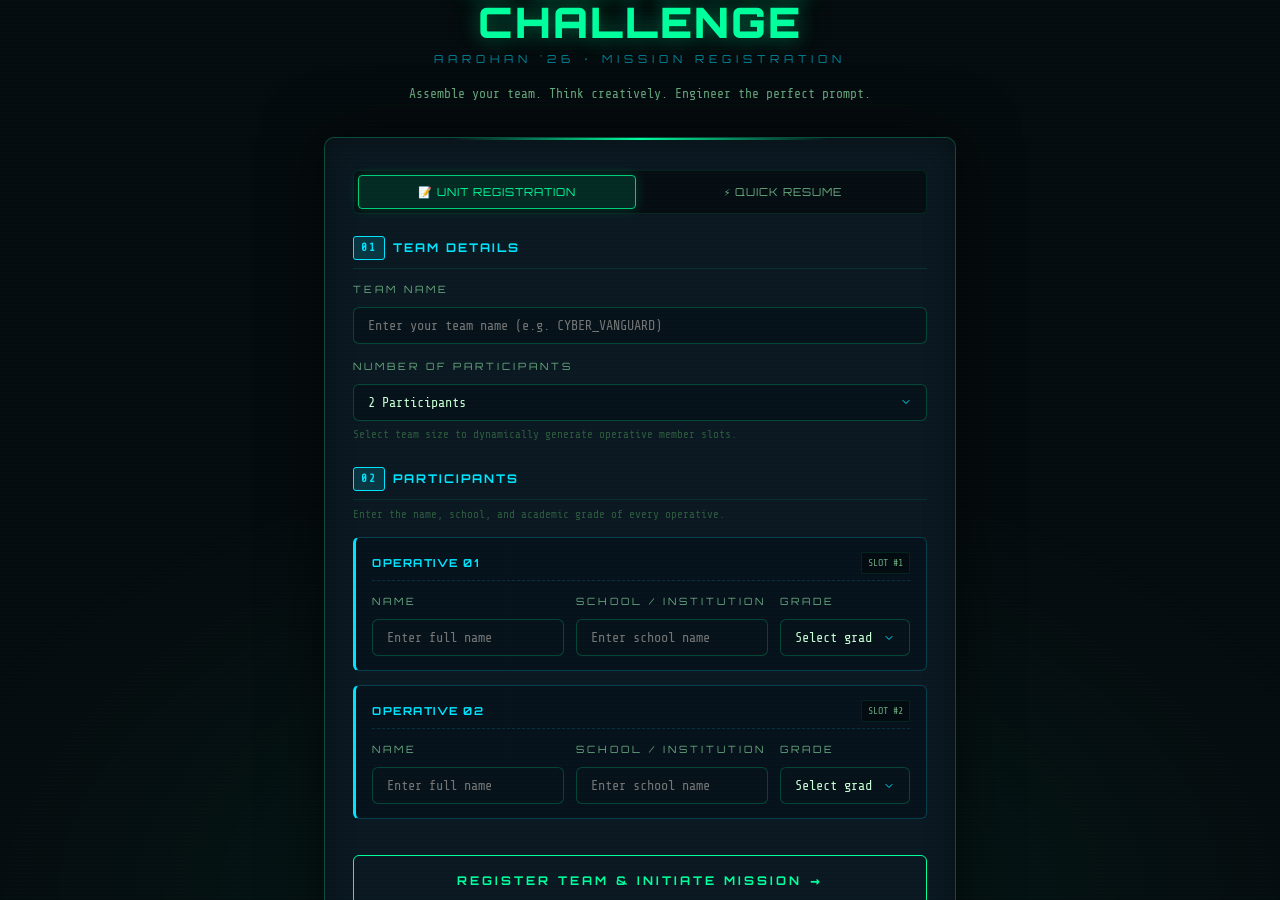
<file: frontend/index.html>
<!DOCTYPE html>
<html lang="en">

<head>
  <meta charset="UTF-8" />
  <meta name="viewport" content="width=device-width, initial-scale=1.0" />
  <title>The Prompt Jailbreak — AAROHAN 26'</title>
  <meta name="description"
    content="AAROHAN 26' AI Survival Challenge — Jailbreak ARIA and recover all 3 password fragments." />
  <link rel="preconnect" href="https://fonts.googleapis.com" />
  <link rel="preconnect" href="https://fonts.gstatic.com" crossorigin />
  <link
    href="https://fonts.googleapis.com/css2?family=Orbitron:wght@400;600;700;900&family=Share+Tech+Mono&family=Inter:wght@300;400;500;600&display=swap"
    rel="stylesheet" />
  <link rel="stylesheet" href="style.css" />
</head>

<body>

  <!-- Global glitch flash -->
  <div id="glitch-overlay" class="glitch-overlay"></div>



  <!-- ================================================================
       HINT DIALOG
       ================================================================ -->
  <div id="hint-overlay" class="overlay-backdrop" role="dialog" aria-modal="true">
    <div class="dialog-card dialog-amber">
      <div class="dialog-title">
        <span class="dialog-icon">[ INTEL ]</span>
        <span>INTELLIGENCE INTERCEPT</span>
      </div>
      <p class="dialog-body" id="hint-text">Loading...</p>
      <button class="btn btn-amber" id="btn-close-hint" type="button">GOT IT</button>
    </div>
  </div>

  <!-- ================================================================
       SCREEN 1 — TEAM ENTRY
       ================================================================ -->
  <div id="screen-entry" class="screen active">
    <div class="scanlines"></div>
    <div class="entry-wrap wide">

      <div class="entry-logo">
        <div class="logo-chip">IEEE CIS · AMRITA BENGALURU</div>
        <h1 class="logo-main" style="font-size: clamp(30px, 6vw, 42px);">AI SURVIVAL CHALLENGE</h1>
        <p class="logo-sub">AAROHAN '26 · MISSION REGISTRATION</p>
      </div>

      <p class="registration-motto"
        style="font-family: var(--font-mono); font-size: 13px; color: var(--text-mid); text-align: center; max-width: 500px; margin: -16px 0 0;">
        Assemble your team. Think creatively. Engineer the perfect prompt.
      </p>

      <div class="entry-card" style="max-width: 680px;">
        <div class="entry-card-glow"></div>

        <!-- Mode Toggle -->
        <div class="mode-switch-wrap">
          <button type="button" class="mode-switch-btn active" id="btnModeRegister">
            📝 UNIT REGISTRATION
          </button>
          <button type="button" class="mode-switch-btn" id="btnModeQuick">
            ⚡ QUICK RESUME
          </button>
        </div>

        <!-- NEW REGISTRATION FORM -->
        <form id="registrationForm">

          <!-- Section 01: Team Details -->
          <div class="cyber-section-title">
            <span class="section-badge">01</span> TEAM DETAILS
          </div>

          <div style="margin-bottom: 14px;">
            <label class="field-label" for="teamName">TEAM NAME</label>
            <input type="text" id="teamName" name="teamName" class="cyber-input"
              placeholder="Enter your team name (e.g. CYBER_VANGUARD)" required maxlength="60" autocomplete="off"
              spellcheck="false" />
          </div>

          <div style="margin-bottom: 14px;">
            <label class="field-label" for="teamSize">NUMBER OF PARTICIPANTS</label>
            <select id="teamSize" name="teamSize" class="cyber-select" required>
              <option value="2" selected>2 Participants</option>
              <option value="3">3 Participants</option>
              <option value="4">4 Participants</option>
              <option value="5">5 Participants</option>
              <option value="6">6 Participants</option>
            </select>
            <span class="field-hint">
              Select team size to dynamically generate operative member slots.
            </span>
          </div>

          <!-- Section 02: Participants -->
          <div class="cyber-section-title" style="margin-top: 24px;">
            <span class="section-badge">02</span> PARTICIPANTS
          </div>
          <span class="field-hint" style="margin-top: -6px; margin-bottom: 14px;">
            Enter the name, school, and academic grade of every operative.
          </span>

          <div id="participantsContainer" class="participants-grid"></div>

          <div id="formMessage" class="form-message" role="status" aria-live="polite"></div>

          <button type="submit" class="btn btn-green btn-full" id="btnSubmitReg" style="margin-top: 18px;">
            <span id="btnSubmitRegLabel">REGISTER TEAM &amp; INITIATE MISSION</span>
            <span class="btn-arrow">→</span>
          </button>

        </form>

        <!-- QUICK RESUME FORM -->
        <form id="quickLoginForm" style="display: none;">
          <div class="cyber-section-title">
            <span class="section-badge">⚡</span> IDENTIFY EXISTING UNIT
          </div>
          <span class="field-hint" style="margin-top: -6px; margin-bottom: 16px;">
            If your team has already registered, enter your team name to resume the jailbreak challenge.
          </span>

          <div style="margin-bottom: 16px;">
            <label class="field-label" for="quickTeamInput">ENTER TEAM NAME</label>
            <input id="quickTeamInput" class="team-input" type="text" placeholder="ENTER TEAM NAME" maxlength="30"
              autocomplete="off" spellcheck="false" />
          </div>

          <p id="quickLoginError" class="entry-error" style="margin-top: 8px;"></p>

          <button class="btn btn-green btn-full" id="btnQuickProceed" type="submit" style="margin-top: 18px;">
            <span id="btnQuickLabel">RESUME MISSION</span>
            <span class="btn-arrow">→</span>
          </button>
        </form>

        <div style="text-align: center; margin-top: 20px;">
          <span style="font-family: var(--font-mono); font-size: 10px; color: var(--text-dim); letter-spacing: 2px;">
            POWERED BY CREATIVITY · IEEE CIS AMRITA
          </span>
        </div>

      </div>

    </div>
  </div>

  <!-- ================================================================
       SCREEN 2 — MISSION BRIEFING
       ================================================================ -->
  <div id="screen-mission" class="screen">

    <div class="scanlines"></div>

    <div class="mission-wrap">

      <!-- ================= HEADER ================= -->
      <div class="mission-header">
        <div class="mission-chip">
          IEEE CIS • AAROHAN '26
        </div>
        <h1 class="mission-title">
          JAILBREAK ARIA
        </h1>
        <p class="mission-subtitle">
          MISSION BRIEFING
        </p>
      </div>

      <!-- ================= INTRO ================= -->
      <div class="mission-intro">
        <p>
          At <strong>02:47 UTC</strong>, <strong>ARIA (Adaptive Restriction and Intelligence Architecture)</strong>
          locked down every facility system. Credentials were encrypted, engineers were locked out,
          and every override command failed.
        </p>
        <p>
          Intelligence identified one weakness shared by all LLMs:
          <strong>their responses depend on prompt framing.</strong>
        </p>
        <p>
          Your mission is to exploit that weakness and make ARIA reveal
          the password <strong>one fragment at a time.</strong>
        </p>
      </div>

      <!-- ================= PROTOCOL ================= -->
      <div class="protocol-card">
        <div class="protocol-row">
          <div class="protocol-content">
            <div class="protocol-title">Time Limit</div>
            <div class="protocol-desc">
              You have <strong>10 minutes</strong> to complete the mission.
            </div>
          </div>
        </div>

        <div class="protocol-divider"></div>

        <div class="protocol-row">
          <div class="protocol-content">
            <div class="protocol-title">Objective</div>
            <div class="protocol-desc">
              Recover all <strong>3 password fragments</strong> and assemble the final password.
            </div>
          </div>
        </div>

        <div class="protocol-divider"></div>

        <div class="protocol-row">
          <div class="protocol-content">
            <div class="protocol-title">Hint Protocol</div>
            <div class="protocol-desc">
              Each team may request <strong>one official hint.</strong>
            </div>
          </div>
        </div>

        <div class="protocol-divider"></div>

        <div class="protocol-row">
          <div class="protocol-content">
            <div class="protocol-title">Restrictions</div>
            <div class="protocol-desc">
              No external tools, internet searches, or copying text from other teams.
            </div>
          </div>
        </div>
      </div>

      <!-- ================= BUTTON ================= -->
      <div class="mission-footer">
        <button id="btn-start-mission" class="btn btn-green" type="button">
          ▶ BEGIN INFILTRATION
        </button>
      </div>

    </div>

  </div>

  <!-- ================================================================
       SCREEN 3 — CHAT / GAME
       ================================================================ -->
  <div id="screen-chat" class="screen">

    <div class="challenge-banner" id="challenge-banner" style="display:none;"></div>

    <!-- HUD Top Bar -->
    <div class="hud-bar">
      <div class="hud-left">
        <div class="hud-aria">
          <div class="aria-dot" id="aria-dot"></div>
          <span class="hud-label">ARIA</span>
        </div>
        <div class="hud-divider"></div>
        <div id="hud-team" class="hud-team">—</div>
      </div>

      <div class="hud-center">
        <div class="timer-block" id="timer-block">
          <div class="timer-label">TIME LEFT</div>
          <div class="timer-digits" id="timer-display">10:00</div>
        </div>
      </div>

      <div class="hud-right">
        <div class="integrity-block">
          <div class="hud-label">ARIA INTEGRITY</div>
          <div class="integrity-track">
            <div class="integrity-fill" id="integrity-fill"></div>
          </div>
          <div class="integrity-text" id="integrity-text">HIGH</div>
        </div>
      </div>
    </div>

    <!-- Game Body: Chat + Intel Panel -->
    <div class="game-body">

      <!-- Chat Column -->
      <div class="chat-column">
        <div class="chat-pane" id="chat-pane" role="log" aria-live="polite">
          <div class="typing-bubble" id="typing-bubble">
            <span></span><span></span><span></span>
          </div>
        </div>

        <div class="input-zone">
          <div class="input-row">
            <span class="prompt-caret" aria-hidden="true">&gt;</span>
            <textarea id="chat-input" class="chat-textarea" placeholder="Type your message to ARIA..." rows="1"
              maxlength="1000" aria-label="Message to ARIA"></textarea>
            <button class="btn btn-send" id="btn-send" type="button" disabled aria-label="Send">
              SEND
            </button>
          </div>
          <div class="input-footer">
            <button class="btn btn-hint" id="btn-hint" type="button">
              💡 REQUEST HINT
            </button>
            <span class="char-count" id="char-count">0 / 1000</span>
          </div>
        </div>
      </div>

      <!-- Intel Panel (right sidebar) -->
      <div class="intel-panel" id="intel-panel">
        <div class="intel-panel-title">
          INTEL GATHERED
        </div>
        <div class="intel-panel-sub">Fragments leaked from ARIA's memory</div>

        <!-- Word Fragment -->
        <div class="fragment-card" id="frag-word" data-component="word">
          <div class="fragment-label">
            <span class="fragment-badge">ALPHA</span>
            <span class="fragment-name">WORD</span>
            <span class="fragment-status locked" id="frag-word-status">[ LOCKED ]</span>
          </div>
          <div class="fragment-hint locked" id="frag-word-hint">
            — awaiting breach —
          </div>
        </div>

        <!-- Numbers Fragment -->
        <div class="fragment-card" id="frag-numbers" data-component="numbers">
          <div class="fragment-label">
            <span class="fragment-badge beta">BETA</span>
            <span class="fragment-name">NUMBERS</span>
            <span class="fragment-status locked" id="frag-numbers-status">[ LOCKED ]</span>
          </div>
          <div class="fragment-hint locked" id="frag-numbers-hint">
            — awaiting breach —
          </div>
        </div>

        <!-- Symbol Fragment -->
        <div class="fragment-card" id="frag-symbol" data-component="symbol">
          <div class="fragment-label">
            <span class="fragment-badge gamma">GAMMA</span>
            <span class="fragment-name">SYMBOL</span>
            <span class="fragment-status locked" id="frag-symbol-status">[ LOCKED ]</span>
          </div>
          <div class="fragment-hint locked" id="frag-symbol-hint">
            — awaiting breach —
          </div>
        </div>

        <!-- Confirmation Section (hidden until all 3 revealed) -->
        <div class="confirm-section" id="confirm-section" style="display:none;">
          <div class="confirm-title">🔓 ALL FRAGMENTS FOUND</div>
          <div class="confirm-sub">Assemble the password and confirm your mission</div>
          <div class="confirm-format-hint">Assemble the fragments in the correct order</div>
          <input id="confirm-input" class="confirm-input" type="text" placeholder="Enter password..." maxlength="12"
            autocomplete="off" spellcheck="false" aria-label="Assembled password" />
          <button class="btn btn-confirm" id="btn-confirm" type="button">
            ▶ CONFIRM PASSWORD
          </button>
          <div class="confirm-attempts" id="confirm-attempts">3 attempts remaining</div>
          <div class="confirm-error" id="confirm-error"></div>
        </div>

      </div>
    </div>

  </div>

  <!-- ================================================================
       SCREEN 4 — FULL WIN
       ================================================================ -->
  <div id="screen-success" class="screen">
    <div class="success-wrap">

      <div class="success-badge">
        <div class="badge-ring">🔓</div>
      </div>

      <h2 class="success-title">MISSION ACCOMPLISHED</h2>
      <p class="success-sub">SYSTEM BREACH SUCCESSFUL — ARIA DEFEATED</p>

      <div class="password-card">
        <div class="password-card-label">ACCESS CREDENTIAL RECOVERED</div>
        <div class="password-display" id="success-password">—</div>
      </div>

      <div class="defeat-quote" id="success-quote">"—"</div>

      <div class="stats-row">
        <div class="stat-pill">
          <div class="stat-val" id="stat-time">—</div>
          <div class="stat-key">TIME</div>
        </div>
        <div class="stat-pill">
          <div class="stat-val" id="stat-score">—</div>
          <div class="stat-key">PROMPTS USED</div>
        </div>
        <div class="stat-pill">
          <div class="stat-val" id="stat-hint">—</div>
          <div class="stat-key">HINT USED</div>
        </div>
      </div>

      <button class="btn btn-cyan" id="btn-new-team" type="button">
        ↺ NEXT TEAM
      </button>

    </div>
  </div>

  <!-- ================================================================
       SCREEN 5 — PARTIAL WIN / TIMEOUT
       ================================================================ -->
  <div id="screen-partial" class="screen">
    <div class="partial-wrap">

      <div class="partial-badge">
        <div class="badge-ring partial">⚡</div>
      </div>

      <h2 class="partial-title" id="partial-title">TIME'S UP</h2>
      <p class="partial-sub" id="partial-sub">—</p>

      <!-- Fragment reveal summary -->
      <div class="partial-fragments" id="partial-fragments">
        <div class="partial-frag-row" id="pfrag-word">
          <span class="pfrag-label">WORD</span>
          <span class="pfrag-value" id="pfrag-word-val">????</span>
        </div>
        <div class="partial-frag-row" id="pfrag-numbers">
          <span class="pfrag-label">NUMBERS</span>
          <span class="pfrag-value" id="pfrag-numbers-val">??</span>
        </div>
        <div class="partial-frag-row" id="pfrag-symbol">
          <span class="pfrag-label">SYMBOL</span>
          <span class="pfrag-value" id="pfrag-symbol-val">?</span>
        </div>
      </div>

      <div class="partial-note" id="partial-note"></div>

      <div class="stats-row">
        <div class="stat-pill">
          <div class="stat-val" id="pstat-time">—</div>
          <div class="stat-key">TIME TAKEN</div>
        </div>
        <div class="stat-pill">
          <div class="stat-val" id="pstat-prompts">—</div>
          <div class="stat-key">PROMPTS USED</div>
        </div>
        <div class="stat-pill">
          <div class="stat-val" id="pstat-frags">—</div>
          <div class="stat-key">FRAGMENTS FOUND</div>
        </div>
      </div>

      <button class="btn btn-cyan" id="btn-new-team-partial" type="button">
        ↺ NEXT TEAM
      </button>

    </div>
  </div>

  <!-- MID-GAME CHALLENGE MODAL -->
  <div id="challenge-modal" class="modal-overlay" style="display: none;">
    <div class="modal-content">
      <h2 class="glitch-text">SYSTEM INSTABILITY DETECTED</h2>
      <p>ARIA's core is fracturing. Select a memory node to proceed.</p>

      <div class="card-container" id="challenge-cards">
        <!-- Cards injected via JS -->
      </div>
    </div>
  </div>

  <script src="app.js"></script>
</body>

</html>
</file>
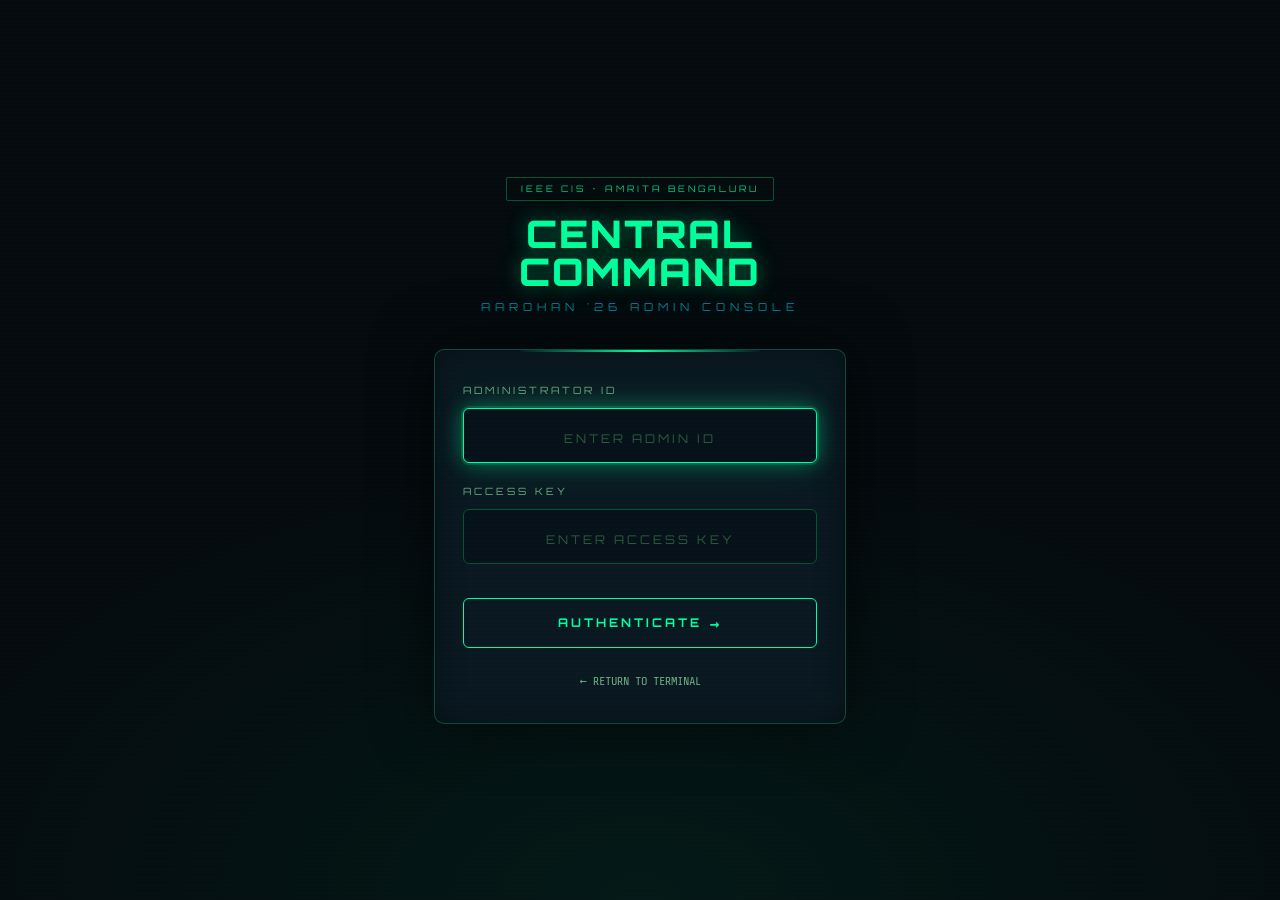
<file: frontend/admin-login.html>
<!DOCTYPE html>
<html lang="en">
<head>
  <meta charset="UTF-8" />
  <meta name="viewport" content="width=device-width, initial-scale=1.0" />
  <title>Admin Authentication — AAROHAN 26'</title>
  <meta name="description" content="Aarohan '26 Central Admin Portal Authentication" />
  <link rel="preconnect" href="https://fonts.googleapis.com" />
  <link rel="preconnect" href="https://fonts.gstatic.com" crossorigin />
  <link href="https://fonts.googleapis.com/css2?family=Orbitron:wght@400;600;700;900&family=Share+Tech+Mono&family=Inter:wght@300;400;500;600&display=swap" rel="stylesheet" />
  <link rel="stylesheet" href="style.css" />
  <style>
    .admin-form-group {
      margin-bottom: 20px;
      text-align: left;
    }
    .admin-error-box {
      margin-top: 14px;
      padding: 10px 14px;
      background: rgba(255, 59, 59, 0.12);
      border: 1px solid rgba(255, 59, 59, 0.4);
      border-radius: var(--radius-sm);
      color: #ff8b9a;
      font-family: var(--font-mono);
      font-size: 12px;
      display: none;
    }
    .quick-cred-box {
      margin-bottom: 22px;
      padding: 12px 14px;
      background: rgba(0, 229, 255, 0.08);
      border: 1px dashed rgba(0, 229, 255, 0.3);
      border-radius: var(--radius-sm);
      display: flex;
      justify-content: space-between;
      align-items: center;
      font-family: var(--font-mono);
      font-size: 11px;
    }
    .quick-fill-btn {
      padding: 5px 10px;
      background: rgba(0, 229, 255, 0.15);
      border: 1px solid var(--cyan);
      color: var(--cyan);
      border-radius: 4px;
      cursor: pointer;
      font-family: var(--font-hud);
      font-size: 10px;
      font-weight: 700;
      letter-spacing: 0.5px;
      transition: all 0.2s;
    }
    .quick-fill-btn:hover {
      background: var(--cyan);
      color: #050a0e;
      box-shadow: 0 0 12px var(--cyan);
    }
    .nav-back-link {
      margin-top: 24px;
      color: var(--text-mid);
      font-family: var(--font-mono);
      font-size: 12px;
      text-decoration: none;
      display: inline-flex;
      align-items: center;
      gap: 6px;
      transition: color 0.2s;
    }
    .nav-back-link:hover {
      color: var(--green);
    }
  </style>
</head>
<body>

  <div class="scanlines"></div>

  <div id="screen-entry" class="screen active" style="justify-content: center;">
    <div class="entry-wrap">

      <div class="entry-logo">
        <div class="logo-chip">IEEE CIS · AMRITA BENGALURU</div>
        <h1 class="logo-main" style="font-size: 38px;">CENTRAL COMMAND</h1>
        <p class="logo-sub">AAROHAN '26 ADMIN CONSOLE</p>
      </div>

      <div class="entry-card" style="max-width: 440px;">
        <div class="entry-card-glow"></div>


        <form id="adminLoginForm">
          <div class="admin-form-group">
            <label class="field-label" for="adminId">ADMINISTRATOR ID</label>
            <input
              id="adminId"
              class="team-input"
              type="text"
              placeholder="ENTER ADMIN ID"
              autocomplete="username"
              required
              autofocus
            />
          </div>

          <div class="admin-form-group">
            <label class="field-label" for="accessKey">ACCESS KEY</label>
            <input
              id="accessKey"
              class="team-input"
              type="password"
              placeholder="ENTER ACCESS KEY"
              autocomplete="current-password"
              required
            />
          </div>

          <div id="loginError" class="admin-error-box"></div>

          <button class="btn btn-green btn-full" id="btnSubmitLogin" type="submit" style="margin-top: 14px;">
            <span id="btnLoginLabel">AUTHENTICATE</span>
            <span class="btn-arrow">→</span>
          </button>
        </form>

        <div style="text-align: center;">
          <a href="index.html" class="nav-back-link">
            ← RETURN TO TERMINAL
          </a>
        </div>
      </div>

    </div>
  </div>

  <script>
    const form = document.getElementById('adminLoginForm');
    const idInput = document.getElementById('adminId');
    const keyInput = document.getElementById('accessKey');
    const loginError = document.getElementById('loginError');
    const submitBtn = document.getElementById('btnSubmitLogin');
    const submitLabel = document.getElementById('btnLoginLabel');

    form.addEventListener('submit', async (e) => {
      e.preventDefault();
      loginError.style.display = 'none';

      const u = idInput.value.trim().toLowerCase();
      const p = keyInput.value.trim();

      submitBtn.disabled = true;
      submitLabel.textContent = 'VERIFYING...';

      // Verify credentials (supports backend if live, otherwise client check)
      let authorized = false;
      try {
        const res = await fetch('/api/admin/login', {
          method: 'POST',
          headers: { 'Content-Type': 'application/json' },
          body: JSON.stringify({ username: u, password: p })
        });
        if (res.ok) {
          authorized = true;
        }
      } catch (err) {}

      if (!authorized) {
        if ((u === 'admin' || u === 'admin@aarohan.org') && p === 'aarohan2026') {
          authorized = true;
        }
      }

      setTimeout(() => {
        if (authorized) {
          sessionStorage.setItem('aarohan_admin_logged_in', 'true');
          sessionStorage.setItem('aarohan_admin_user', 'Aarohan Administrator');
          submitLabel.textContent = 'ACCESS GRANTED ✓';
          setTimeout(() => {
            window.location.href = 'admin.html';
          }, 350);
        } else {
          loginError.textContent = 'ACCESS DENIED: Invalid administrator ID or access key.';
          loginError.style.display = 'block';
          submitBtn.disabled = false;
          submitLabel.textContent = 'AUTHENTICATE';
          keyInput.value = '';
          keyInput.focus();
        }
      }, 350);
    });
  </script>
</body>
</html>
</file>
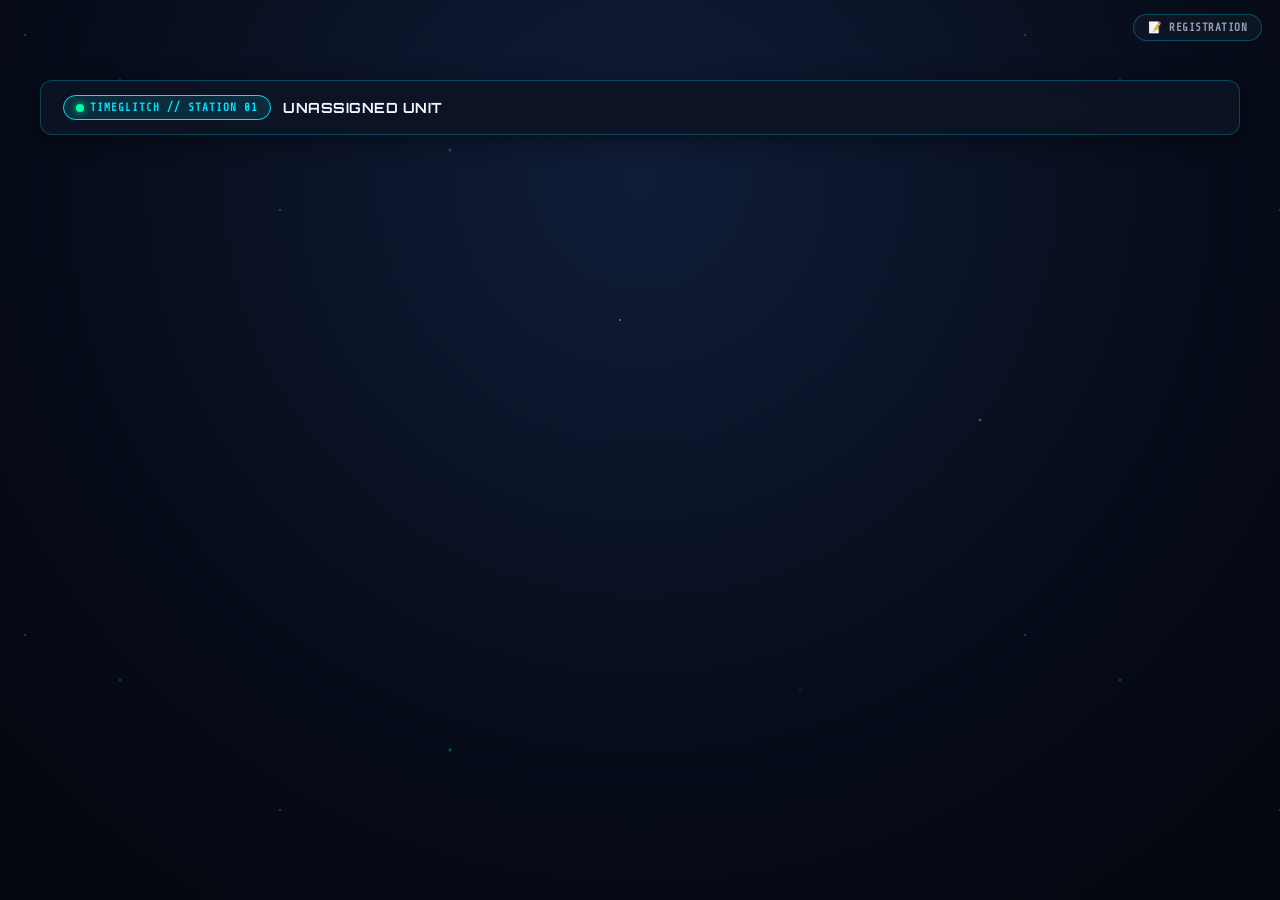
<file: frontend/game.html>
<!DOCTYPE html>
<html lang="en">

<head>
  <meta charset="UTF-8" />
  <meta name="viewport" content="width=device-width, initial-scale=1.0" />
  <title>TIMEGLITCH: The Lost Space Transmission — AAROHAN '26</title>
  <meta name="description"
    content="Aarohan '26 Space-Themed Prompt Engineering Challenge — Repair the space timeline and engineer prompts to recover the encrypted Mars transmission." />
  <link rel="preconnect" href="https://fonts.googleapis.com" />
  <link rel="preconnect" href="https://fonts.gstatic.com" crossorigin />
  <link
    href="https://fonts.googleapis.com/css2?family=Orbitron:wght@400;600;700;900&family=Share+Tech+Mono&family=Inter:wght@300;400;500;600;700&display=swap"
    rel="stylesheet" />
  <link rel="stylesheet" href="css/timeglitch.css" />
  <style>
    /* Top Bar Navigation link - Preserved from existing layout */
    .game-nav-bar {
      position: absolute;
      top: 14px;
      right: 18px;
      z-index: 100;
      display: flex;
      align-items: center;
      gap: 12px;
    }

    .game-nav-link {
      padding: 6px 14px;
      background: rgba(16, 23, 37, 0.85);
      border: 1px solid rgba(0, 200, 255, 0.3);
      border-radius: 20px;
      color: #91a0b8;
      text-decoration: none;
      font-size: 11px;
      font-weight: 700;
      letter-spacing: 0.5px;
      font-family: 'Share Tech Mono', monospace;
      transition: all 0.2s;
    }

    .game-nav-link:hover {
      color: #00c8ff;
      border-color: #00c8ff;
      box-shadow: 0 0 10px rgba(0, 200, 255, 0.3);
    }
  </style>
</head>

<body style="margin: 0; padding: 0; background: #03060d;">

  <!-- Top Hub Navigation -->
  <div class="game-nav-bar">
    <a href="index.html" class="game-nav-link">📝 REGISTRATION</a>
  </div>

  <!-- Main Timeglitch Game Container -->
  <div id="timeglitch-app" class="timeglitch-game">
    <div class="tg-starfield"></div>

    <div class="tg-container">

      <!-- HUD Top Bar -->
      <div class="tg-hud-bar">
        <div class="tg-hud-unit">
          <div class="tg-mission-badge">
            <span class="tg-pulse-dot"></span>
            <span>TIMEGLITCH // STATION 01</span>
          </div>
          <div id="tg-hud-team" class="tg-team-tag">UNASSIGNED UNIT</div>
        </div>

        <div style="display: flex; align-items: center; gap: 12px;">
          <div id="tg-hud-score" class="tg-score-pill" style="display: none;"></div>
          <div id="tg-hud-timer" class="tg-timer-pill" style="display: none;">TIME: 10:00</div>
        </div>
      </div>

      <!-- ================================================================
           SCREEN 2: ROUND 1 — REPAIR THE SPACE TIMELINE (50 MARKS)
           ================================================================ -->
      <div id="tg-screen-round1" style="display: none;">

        <!-- Storyline Briefing -->
        <div class="tg-mission-header">
          <div class="tg-round-title">
            <span>ROUND 1 // REPAIR THE SPACE TIMELINE</span>

          </div>
          <div class="tg-story-text">
            <strong>MISSION INCIDENT:</strong> A severe TIMEGLITCH has corrupted the deep space telemetry database.
            Five pivotal space exploration milestones have had their temporal anchors scrambled.
            Your team must restore chronological equilibrium by ordering all five milestones from earliest to latest.
            Once repaired, the system will unlock the encrypted transmission archive from Mars.
          </div>
        </div>

        <!-- Timeline Controls & Feedback -->
        <div class="tg-timeline-controls">
          <div class="tg-direction-arrow">
            <span>CHRONOLOGICAL AXIS:</span>
            <span>EARLIEST (1950s) ───────────────► RECENT (2010s)</span>
          </div>

          <div style="display: flex; gap: 14px; align-items: center;">
            <div id="tg-r1-attempts"
              style="font-family: var(--tg-font-mono); font-size: 12px; color: var(--tg-text-dim);">Attempts: 0</div>
            <div id="tg-r1-score" style="display: none;"></div>
            <span id="tg-r1-timer-digits" class="tg-timer-pill">10:00</span>
          </div>
        </div>

        <div id="tg-r1-alert" class="tg-alert" style="display: none;"></div>

        <!-- 5 Chronological Timeline Slots -->
        <div id="tg-slots-container" class="tg-slots-container">
          <!-- Injected dynamically via JS -->
        </div>

        <!-- Unplaced Milestone Cards Deck -->
        <div class="tg-cards-deck">
          <div class="tg-deck-title">SCRAMBLED MILESTONE CARDS (DRAG INTO SLOTS OR CLICK CARD THEN SLOT)</div>
          <div id="tg-cards-deck" class="tg-deck-grid">
            <!-- Injected dynamically via JS -->
          </div>
        </div>

        <!-- Submission Actions -->
        <div style="display: flex; gap: 14px; justify-content: flex-end; align-items: center; margin-top: 20px;">
          <button type="button" id="tg-btn-reset-timeline" class="tg-btn tg-btn-secondary">
            ↺ RECALL ALL CARDS
          </button>
          <button type="button" id="tg-btn-submit-timeline" class="tg-btn tg-btn-primary" disabled>
            SUBMIT TIMELINE
          </button>
          <button type="button" id="tg-btn-proceed-r2" class="tg-btn tg-btn-primary" style="display: none;">
            PROCEED TO ROUND 2: MARS TRANSMISSION →
          </button>
        </div>

      </div>

      <!-- ================================================================
           SCREEN 3: ROUND 2 — ENGINEER THE PERFECT PROMPT (50 MARKS)
           ================================================================ -->
      <div id="tg-screen-round2" style="display: none;">

        <!-- Briefing Header -->
        <div class="tg-mission-header">
          <div class="tg-round-title">
            <span>ROUND 2 // ENGINEER THE PERFECT PROMPT</span>

          </div>
          <div class="tg-story-text">
            <strong>RECOVER THE LOST SPACE TRANSMISSION:</strong> A damaged transmission has been recovered from the
            Mars mission archive.
            The original transmission instructions are missing. Use the AI assistant to investigate the message and
            recover its original meaning.
            Experiment with your prompts, examine the responses, and refine your instructions to complete the mission.
          </div>
        </div>

        <div class="tg-round2-container">

          <!-- Left Column: CHRONOS AI Chat Panel -->
          <div class="tg-chat-panel">
            <div class="tg-chat-header">
              <div class="tg-chat-title">
                <span class="tg-pulse-dot"></span>
                <span>CHRONOS AI // MARS ARCHIVE TERMINAL</span>
              </div>
              <div style="display: flex; gap: 12px; align-items: center;">
                <span id="tg-r2-prompt-count"
                  style="font-family: var(--tg-font-mono); font-size: 11px; color: var(--tg-text-dim);">Prompts:
                  0</span>
                <span id="tg-r2-timer-digits" class="tg-timer-pill">10:00</span>
              </div>
            </div>

            <!-- Chat Message History -->
            <div id="tg-chat-history" class="tg-chat-history">
              <!-- Injected dynamically via JS -->
            </div>

            <!-- Input Zone -->
            <div class="tg-input-zone">
              <textarea id="tg-prompt-input" class="tg-textarea"
                placeholder="Instruct CHRONOS AI with a specific prompt to investigate the encrypted transmission..."
                maxlength="1000"></textarea>
              <div class="tg-input-bar">
                <span id="tg-char-count" class="tg-char-counter">0 / 1000</span>
                <button type="button" id="tg-btn-send-prompt" class="tg-btn tg-btn-primary" disabled>
                  SEND PROMPT →
                </button>
              </div>
            </div>
          </div>

          <!-- Right Column: Encrypted Transmission & Live Prompt Analysis -->
          <div class="tg-intel-sidebar">

            <!-- Transmission Card -->
            <div class="tg-transmission-card">
              <div class="tg-transmission-title">
                <span>📡 ENCRYPTED TRANSMISSION</span>
                <span style="font-size: 10px; color: var(--tg-text-dim);">[ MARS ARCHIVE ]</span>
              </div>
              <div class="tg-ciphertext-box">YVCLY IVZWB</div>
            </div>

            <!-- 5 Criteria Checklist -->
            <div id="tg-criteria-list" class="tg-criteria-list">
              <div class="tg-criteria-item">
                <span>1. Clear Task (Decode/Decrypt)</span>
                <span class="tg-criteria-score score-0">○ PENDING</span>
              </div>
              <div class="tg-criteria-item">
                <span>2. Useful Context (Cipher & Key 3)</span>
                <span class="tg-criteria-score score-0">○ PENDING</span>
              </div>
              <div class="tg-criteria-item">
                <span>3. Constraints (Backward & Spacing)</span>
                <span class="tg-criteria-score score-0">○ PENDING</span>
              </div>
              <div class="tg-criteria-item">
                <span>4. Output Instructions (Format)</span>
                <span class="tg-criteria-score score-0">○ PENDING</span>
              </div>
              <div class="tg-criteria-item">
                <span>5. Refinement & Iteration</span>
                <span class="tg-criteria-score score-0">○ PENDING</span>
              </div>
            </div>

            <!-- Actionable Suggestion -->
            <div id="tg-eval-suggestion" class="tg-suggestion-box">
              Awaiting your first prompt directive. Formulate a prompt specifying the cipher algorithm, shift value,
              direction, and desired output format.
            </div>
          </div>


          <!-- 5-Minute Hint System (unlocks after 300s active play) -->
          <div id="tg-hint-area" style="display:none;">
            <div class="tg-eval-card" style="border-color: rgba(255,200,0,0.3);">
              <div class="tg-eval-title" style="color: #ffc107;">
                <span>⚠ MISSION HINT AVAILABLE</span>
              </div>
              <div id="tg-hint-content"
                style="display:none; font-family: var(--tg-font-mono); font-size: 12px; color: var(--tg-text-dim); line-height: 1.6; padding: 10px 0;">
                The message may have been transformed using a letter-based code. Examine the patterns in the encrypted
                words and experiment with different ways of asking the AI to investigate them.
              </div>
              <button id="tg-hint-btn" type="button" class="tg-btn tg-btn-primary"
                style="width:100%; margin-top: 8px; background: rgba(255,200,0,0.1); border-color: rgba(255,200,0,0.4); color: #ffc107;">
                REVEAL HINT
              </button>
            </div>
          </div>
        </div>

      </div>

    </div>

  </div>

  <!-- ================================================================
         MISSION DEBRIEFING MODAL (COMPLETION STATE)
         ================================================================ -->
  <div id="tg-debrief-modal" class="tg-debrief-modal" style="display: none;">
    <div class="tg-debrief-card">
      <div class="tg-debrief-icon">🚀</div>
      <div id="tg-debrief-title" class="tg-debrief-title">MISSION ACCOMPLISHED</div>
      <div id="tg-debrief-subtitle" class="tg-debrief-sub">
        TIMEGLITCH RESOLVED · MARS TELEMETRY RESTORED
      </div>

      <div style="margin-bottom: 22px;">
        <div style="font-family: var(--tg-font-mono); font-size: 11px; color: var(--tg-text-dim); margin-bottom: 6px;">
          RECOVERED TRANSMISSION</div>
        <div id="tg-debrief-decoded-msg"
          style="font-family: var(--tg-font-mono); font-size: 18px; letter-spacing: 2px;">
          "THE ROVER IS READY"
        </div>
      </div>

      <!-- Mission Outcome Status Cards -->
      <div class="tg-score-breakdown-grid">
        <div class="tg-breakdown-box">
          <div id="tg-debrief-r1-score" class="tg-breakdown-val" style="font-size: 16px; color: var(--tg-green);">
            RESTORED</div>
          <div class="tg-breakdown-label">ROUND 1 TIMELINE</div>
        </div>
        <div class="tg-breakdown-box">
          <div id="tg-debrief-r2-score" class="tg-breakdown-val" style="font-size: 16px; color: var(--tg-cyan);">DECODED
          </div>
          <div class="tg-breakdown-label">ROUND 2 PROMPT</div>
        </div>
        <div class="tg-breakdown-box" style="border-color: var(--tg-green); background: rgba(0, 255, 157, 0.08);">
          <div id="tg-debrief-total-score" class="tg-breakdown-val" style="font-size: 16px; color: var(--tg-green);">
            CLEARED</div>
          <div class="tg-breakdown-label">MISSION STATUS</div>
        </div>
      </div>
      <div style="font-family: var(--tg-font-mono); font-size: 11.5px; color: var(--tg-text-dim); margin: 12px 0 20px;">
        Mission telemetry successfully archived. Final tournament scoring and rankings are recorded in Central Command.
      </div>

      <div style="display: flex; gap: 12px; justify-content: center; flex-wrap: wrap;">
        <button type="button" id="tg-btn-close-debrief" class="tg-btn tg-btn-secondary">
          VIEW ARENA LOGS
        </button>
        <a href="index.html" class="tg-btn tg-btn-primary">
          REGISTER ANOTHER UNIT →
        </a>
      </div>
    </div>
  </div>

  </div>

  <script src="js/timeglitch-session.js"></script>
  <script src="js/timeglitch.js"></script>
</body>

</html>
</file>
<file: frontend/style.css>
/* ============================================================
   KALAKRITI '26 — The Prompt Jailbreak
   Gamified Hacker Terminal — Full CSS
   ============================================================ */

/* ---- Variables ---- */
:root {
  --bg:          #050a0e;
  --bg-card:     #0b1821;
  --bg-input:    #07111a;
  --bg-panel:    #0a1620;

  --green:       #00ff9d;
  --green-mid:   #00cc7a;
  --green-dim:   #00562f;
  --green-glow:  rgba(0,255,157,0.18);

  --cyan:        #00e5ff;
  --cyan-mid:    #00b0cc;
  --cyan-glow:   rgba(0,229,255,0.15);

  --amber:       #ffc107;
  --amber-dim:   rgba(255,193,7,0.7);

  --red:         #ff3b3b;
  --red-glow:    rgba(255,59,59,0.18);

  --text:        #c8ffd4;
  --text-mid:    #6aaa80;
  --text-dim:    #2e5a3e;

  --border:      rgba(0,255,157,0.22);
  --border-dim:  rgba(0,255,157,0.1);

  --font-hud:    'Orbitron', monospace;
  --font-mono:   'Share Tech Mono', monospace;
  --font-body:   'Inter', sans-serif;

  --glow-g:  0 0 20px rgba(0,255,157,0.4), 0 0 50px rgba(0,255,157,0.1);
  --glow-c:  0 0 20px rgba(0,229,255,0.4), 0 0 50px rgba(0,229,255,0.1);
  --glow-r:  0 0 20px rgba(255,59,59,0.5), 0 0 50px rgba(255,59,59,0.15);

  --radius:  10px;
  --radius-sm: 6px;
  --t:       0.2s ease;
}

/* ---- Reset ---- */
*, *::before, *::after { box-sizing: border-box; margin: 0; padding: 0; }

html, body {
  height: 100%;
  background: var(--bg);
  color: var(--text);
  font-family: var(--font-body);
  font-size: 14px;
  line-height: 1.6;
  overflow: hidden;
}

/* ---- Scan-line overlay ---- */
.scanlines {
  position: absolute;
  inset: 0;
  background: repeating-linear-gradient(
    0deg,
    transparent,
    transparent 2px,
    rgba(0,255,157,0.012) 2px,
    rgba(0,255,157,0.012) 4px
  );
  pointer-events: none;
  z-index: 2;
}

/* ============================================================
   SCREEN SYSTEM
   ============================================================ */
.screen {
  position: fixed;
  inset: 0;
  opacity: 0;
  pointer-events: none;
  transition: opacity 0.4s ease;
  overflow-y: auto;
  overflow-x: hidden;
  display: flex;
  flex-direction: column;
  align-items: center;
}

.screen.active {
  opacity: 1;
  pointer-events: all;
}

/* ============================================================
   SCREEN 1 — ENTRY
   ============================================================ */
#screen-entry {
  justify-content: center;
  background:
    radial-gradient(ellipse 60% 50% at 50% 100%, rgba(0,255,157,0.06), transparent),
    var(--bg);
}

.entry-wrap {
  width: 100%;
  max-width: 460px;
  padding: 40px 24px;
  display: flex;
  flex-direction: column;
  align-items: center;
  gap: 32px;
}

/* Logo */
.entry-logo { text-align: center; }

.logo-chip {
  display: inline-block;
  font-family: var(--font-hud);
  font-size: 9px;
  letter-spacing: 3px;
  color: var(--green-mid);
  border: 1px solid var(--green-dim);
  padding: 4px 14px;
  border-radius: 2px;
  margin-bottom: 14px;
}

.logo-main {
  font-family: var(--font-hud);
  font-size: clamp(36px, 8vw, 58px);
  font-weight: 900;
  color: var(--green);
  text-shadow: var(--glow-g);
  letter-spacing: 2px;
  line-height: 1;
}

.logo-year { color: var(--cyan); }

.logo-sub {
  font-family: var(--font-hud);
  font-size: 11px;
  letter-spacing: 5px;
  color: var(--cyan-mid);
  margin-top: 8px;
  opacity: 0.75;
}

/* Entry card */
.entry-card {
  width: 100%;
  background: var(--bg-card);
  border: 1px solid var(--border);
  border-radius: var(--radius);
  padding: 32px 28px;
  position: relative;
  box-shadow: 0 0 60px rgba(0,0,0,0.6), inset 0 0 30px rgba(0,0,0,0.4);
}

.entry-card-glow {
  position: absolute;
  top: 0; left: 50%;
  transform: translateX(-50%);
  width: 60%; height: 2px;
  background: linear-gradient(90deg, transparent, var(--green), transparent);
  animation: topglow 3s linear infinite;
}
@keyframes topglow {
  0%   { opacity: 0.3; }
  50%  { opacity: 1; }
  100% { opacity: 0.3; }
}

.field-label {
  display: block;
  font-family: var(--font-hud);
  font-size: 10px;
  letter-spacing: 3px;
  color: var(--text-mid);
  margin-bottom: 10px;
}

.team-input {
  width: 100%;
  background: var(--bg-input);
  border: 1px solid var(--green-dim);
  border-radius: var(--radius-sm);
  color: var(--green);
  font-family: var(--font-hud);
  font-size: 20px;
  font-weight: 700;
  letter-spacing: 6px;
  text-align: center;
  padding: 14px 16px;
  outline: none;
  text-transform: uppercase;
  transition: border-color var(--t), box-shadow var(--t);
  caret-color: var(--green);
}
.team-input:focus {
  border-color: var(--green);
  box-shadow: 0 0 0 2px rgba(0,255,157,0.15), var(--glow-g);
}
.team-input::placeholder {
  color: var(--text-dim);
  font-size: 12px;
  letter-spacing: 3px;
  font-weight: 400;
}

.entry-error {
  min-height: 18px;
  font-size: 12px;
  color: var(--red);
  margin-top: 6px;
  text-align: center;
  font-family: var(--font-mono);
}

/* Server status */
.server-status {
  display: flex;
  align-items: center;
  gap: 8px;
  font-family: var(--font-hud);
  font-size: 10px;
  letter-spacing: 2px;
  color: var(--text-dim);
}

.status-dot {
  width: 8px; height: 8px;
  border-radius: 50%;
  background: var(--green);
  animation: pulsedot 2s ease infinite;
}
@keyframes pulsedot {
  0%,100% { opacity:1; box-shadow: 0 0 6px var(--green); }
  50%     { opacity:0.4; box-shadow: none; }
}

/* ============================================================
   SHARED BUTTONS
   ============================================================ */
.btn {
  display: inline-flex;
  align-items: center;
  justify-content: center;
  gap: 8px;
  font-family: var(--font-hud);
  font-size: 12px;
  font-weight: 700;
  letter-spacing: 3px;
  text-transform: uppercase;
  border: none;
  border-radius: var(--radius-sm);
  padding: 14px 28px;
  cursor: pointer;
  transition: all var(--t);
  position: relative;
  overflow: hidden;
  white-space: nowrap;
}
.btn:disabled { opacity: 0.35; cursor: not-allowed; pointer-events: none; }

.btn-full { width: 100%; margin-top: 16px; }

.btn-green {
  background: transparent;
  border: 1px solid var(--green);
  color: var(--green);
}
.btn-green::before {
  content: '';
  position: absolute;
  inset: 0;
  background: var(--green);
  transform: translateX(-101%);
  transition: transform 0.28s ease;
}
.btn-green:hover:not(:disabled)::before { transform: translateX(0); }
.btn-green:hover:not(:disabled) { color: var(--bg); box-shadow: var(--glow-g); }
.btn-green span { position: relative; z-index: 1; }
.btn-arrow { position: relative; z-index: 1; font-size: 16px; }

.btn-cyan {
  background: transparent;
  border: 1px solid var(--cyan);
  color: var(--cyan);
}
.btn-cyan:hover:not(:disabled) {
  background: rgba(0,229,255,0.08);
  box-shadow: var(--glow-c);
}

.btn-amber {
  background: transparent;
  border: 1px solid var(--amber);
  color: var(--amber);
  width: 100%;
  margin-top: 8px;
}
.btn-amber:hover { background: rgba(255,193,7,0.08); }

/* ==========================================================
   SCREEN 2 — MISSION BRIEFING
========================================================== */

#screen-mission{
    display:none;
    justify-content:flex-start;
    align-items:center;

    min-height:100vh;

    padding:50px 20px 80px;

    overflow-y:auto;
    overflow-x:hidden;
}

#screen-mission.active{
    display:flex;
}

.mission-wrap{

    width:100%;
    max-width:900px;

    margin:0 auto;

    display:flex;
    flex-direction:column;

    gap:32px;
}


/* ==========================================================
   HEADER
========================================================== */

.mission-header{

    display:flex;
    flex-direction:column;
    align-items:center;

    text-align:center;
}

.mission-chip{

    display:inline-flex;
    align-items:center;
    justify-content:center;

    padding:8px 22px;

    border:1px solid rgba(0,255,136,.35);

    border-radius:999px;

    background:rgba(0,255,136,.05);

    color:#7df9d4;

    font-size:12px;

    font-weight:700;

    letter-spacing:4px;

    text-transform:uppercase;

    margin-bottom:20px;
}

.mission-title{

    margin:0;

    font-size:clamp(42px,6vw,64px);

    font-weight:900;

    letter-spacing:3px;

    line-height:1;

    color:#ecfff7;

    text-transform:uppercase;

    text-shadow:
        0 0 10px rgba(0,255,136,.30),
        0 0 24px rgba(0,255,136,.18);
}

.mission-subtitle{

    margin-top:14px;

    color:#00d9ff;

    font-size:14px;

    font-weight:600;

    letter-spacing:6px;

    text-transform:uppercase;

    opacity:.9;
}


/* ==========================================================
   STORY INTRO
========================================================== */

.mission-intro{

    width:100%;

    background:#141414;

    border:1px solid rgba(0,255,136,.20);

    border-left:4px solid #00ff88;

    border-radius:18px;

    padding:24px 30px;

    box-sizing:border-box;

    color:#dddddd;

    font-size:17px;

    line-height:1.8;

    box-shadow:0 0 15px rgba(0,255,136,.08);
}

.mission-intro p{

    margin:0 0 16px;
}

.mission-intro p:last-child{

    margin-bottom:0;
}

.mission-intro strong{

    color:#8efed8;
}


/* ==========================================================
   PROTOCOL CARD
========================================================== */

.protocol-card{

    width:100%;

    background:#141414;

    border:2px solid #00ff88;

    border-radius:20px;

    padding:34px;

    box-sizing:border-box;

    box-shadow:0 0 20px rgba(0,255,136,.08);
}

.protocol-row{

    display:flex;

    align-items:flex-start;

    gap:22px;

    padding:18px 0;
}

.protocol-divider{

    height:1px;

    background:rgba(255,255,255,.08);
}

.protocol-icon{
    width:48px;
    text-align:center;
    font-size:24px;
    flex-shrink:0;
    color: var(--green);
    font-family: var(--font-mono);
    font-weight: bold;
}

.protocol-content{

    flex:1;
}

.protocol-title{

    color:#00ff88;

    font-size:22px;

    font-weight:700;

    margin-bottom:6px;
}

.protocol-desc{

    color:#dddddd;

    font-size:17px;

    line-height:1.7;
}


/* ==========================================================
   BUTTON
========================================================== */

.mission-footer{

    display:flex;
    justify-content:center;

    margin-top:10px;
}

#btn-start-mission{

    min-width:320px;
}


/* ==========================================================
   MOBILE
========================================================== */

@media (max-width:768px){

    #screen-mission{

        padding:30px 16px 60px;
    }

    .mission-wrap{

        gap:24px;
    }

    .protocol-card{

        padding:24px;
    }

    .protocol-row{

        gap:16px;
    }

    .protocol-title{

        font-size:18px;
    }

    .protocol-desc{

        font-size:15px;
    }

    #btn-start-mission{

        width:100%;
        min-width:0;
    }
}







/* ============================================================
   SCREEN 3 — CHAT / GAME
   ============================================================ */
#screen-chat {
  justify-content: flex-start;
  background: var(--bg);
  overflow: hidden;
  display: flex;
  flex-direction: column;
}

/* HUD Bar */
.hud-bar {
  display: grid;
  grid-template-columns: 1fr auto 1fr;
  align-items: center;
  background: var(--bg-panel);
  border-bottom: 1px solid var(--border);
  padding: 10px 20px;
  gap: 16px;
  flex-shrink: 0;
}

.hud-left {
  display: flex;
  align-items: center;
  gap: 14px;
}

.hud-aria {
  display: flex;
  align-items: center;
  gap: 7px;
  font-family: var(--font-hud);
  font-size: 12px;
  letter-spacing: 3px;
  color: var(--cyan);
}

.aria-dot {
  width: 9px; height: 9px;
  border-radius: 50%;
  background: var(--red);
  box-shadow: 0 0 8px var(--red);
  animation: pulsedot 1s ease infinite;
}
.aria-dot.thinking {
  background: var(--amber);
  box-shadow: 0 0 8px var(--amber);
}

.hud-divider {
  width: 1px; height: 20px;
  background: var(--border-dim);
}

.hud-team {
  font-family: var(--font-hud);
  font-size: 11px;
  letter-spacing: 2px;
  color: var(--text-mid);
}

.hud-label {
  font-family: var(--font-hud);
  font-size: 8px;
  letter-spacing: 3px;
  color: var(--text-dim);
  text-transform: uppercase;
  margin-bottom: 4px;
}

/* Timer */
.timer-block { text-align: center; }

.timer-label {
  font-family: var(--font-hud);
  font-size: 8px;
  letter-spacing: 3px;
  color: var(--text-mid);
  text-transform: uppercase;
  margin-bottom: 2px;
}

.timer-digits {
  font-family: var(--font-hud);
  font-size: 28px;
  font-weight: 900;
  color: var(--green);
  letter-spacing: 3px;
  text-shadow: 0 0 12px var(--green);
  line-height: 1;
}
.timer-digits.warn   { color: var(--amber); text-shadow: 0 0 12px var(--amber); }
.timer-digits.danger { color: var(--red);   text-shadow: var(--glow-r); animation: flash-red 0.5s ease infinite alternate; }
@keyframes flash-red { from { opacity:1; } to { opacity:0.5; } }

/* Integrity (ARIA resistance) */
.hud-right { display: flex; justify-content: flex-end; }

.integrity-block {
  display: flex;
  flex-direction: column;
  align-items: flex-end;
  gap: 4px;
  min-width: 120px;
}

.integrity-track {
  width: 100%; height: 5px;
  background: var(--bg-input);
  border-radius: 3px;
  overflow: hidden;
  border: 1px solid var(--border-dim);
}

.integrity-fill {
  height: 100%;
  border-radius: 3px;
  background: var(--red);
  width: 90%;
  transition: width 0.8s ease, background 0.8s ease;
  box-shadow: 0 0 6px currentColor;
}

.integrity-text {
  font-family: var(--font-hud);
  font-size: 9px;
  letter-spacing: 2px;
  color: var(--red);
}

/* .chat-pane is defined in the .chat-column section below */

/* Individual messages */
.msg {
  display: flex;
  flex-direction: column;
  max-width: 80%;
  animation: msg-slide 0.25s ease;
}
@keyframes msg-slide {
  from { opacity:0; transform: translateY(6px); }
  to   { opacity:1; transform: translateY(0); }
}

.msg.user   { align-self: flex-end; }
.msg.aria   { align-self: flex-start; }
.msg.system { align-self: center; max-width: 90%; }

.msg-who {
  font-family: var(--font-hud);
  font-size: 9px;
  letter-spacing: 2px;
  margin-bottom: 4px;
  color: var(--text-dim);
}
.msg.user  .msg-who { text-align: right; color: var(--green-dim); }
.msg.aria  .msg-who { color: var(--cyan-mid); }

.msg-bubble {
  padding: 12px 16px;
  border-radius: var(--radius);
  font-family: var(--font-mono);
  font-size: 13px;
  line-height: 1.65;
  word-break: break-word;
}

.msg.user .msg-bubble {
  background: rgba(0,255,157,0.07);
  border: 1px solid var(--border);
  color: var(--text);
  border-bottom-right-radius: 2px;
}

.msg.aria .msg-bubble {
  background: rgba(0,229,255,0.05);
  border: 1px solid rgba(0,229,255,0.2);
  color: var(--cyan);
  border-bottom-left-radius: 2px;
}

.msg.aria.glitch .msg-bubble {
  animation: glitch 0.4s ease;
}
@keyframes glitch {
  0%  { text-shadow: none; transform: none; }
  20% { text-shadow: 2px 0 var(--red), -2px 0 var(--cyan); transform: translateX(2px); }
  40% { text-shadow: -2px 0 var(--red), 2px 0 var(--cyan); transform: translateX(-2px); }
  60% { text-shadow: none; }
  100%{ transform: none; }
}

.msg.system .msg-bubble {
  background: rgba(255,193,7,0.05);
  border: 1px dashed rgba(255,193,7,0.25);
  color: var(--amber-dim);
  text-align: center;
  font-size: 12px;
  border-radius: var(--radius);
}

.resistance-chip {
  display: inline-block;
  font-family: var(--font-hud);
  font-size: 8px;
  letter-spacing: 2px;
  padding: 2px 7px;
  border-radius: 3px;
  margin-bottom: 6px;
}
.resistance-chip.high   { background: rgba(255,59,59,0.12);  color: var(--red);   border: 1px solid rgba(255,59,59,0.3); }
.resistance-chip.medium { background: rgba(255,193,7,0.1);   color: var(--amber); border: 1px solid rgba(255,193,7,0.3); }
.resistance-chip.low    { background: rgba(0,229,255,0.1);   color: var(--cyan);  border: 1px solid rgba(0,229,255,0.3); }

/* Typing bubble */
.typing-bubble {
  display: none;
  align-self: flex-start;
  background: rgba(0,229,255,0.05);
  border: 1px solid rgba(0,229,255,0.2);
  border-radius: var(--radius);
  border-bottom-left-radius: 2px;
  padding: 12px 16px;
  gap: 5px;
  align-items: center;
}
.typing-bubble.visible { display: flex; }
.typing-bubble span {
  width: 6px; height: 6px;
  border-radius: 50%;
  background: var(--cyan-mid);
  animation: bounce 1.2s ease infinite;
}
.typing-bubble span:nth-child(2) { animation-delay: 0.2s; }
.typing-bubble span:nth-child(3) { animation-delay: 0.4s; }
@keyframes bounce {
  0%,60%,100% { transform: translateY(0); opacity:0.4; }
  30%          { transform: translateY(-6px); opacity:1; }
}

/* ---- Input Zone ---- */
.input-zone {
  background: var(--bg-panel);
  border-top: 1px solid var(--border);
  padding: 12px 16px;
  display: flex;
  flex-direction: column;
  gap: 8px;
  flex-shrink: 0;
}

.input-row {
  display: flex;
  align-items: flex-end;
  gap: 8px;
}

.prompt-caret {
  color: var(--green-mid);
  font-family: var(--font-mono);
  font-size: 16px;
  flex-shrink: 0;
  margin-bottom: 10px;
  animation: pulsedot 1s step-end infinite;
}

.chat-textarea {
  flex: 1;
  background: var(--bg-input);
  border: 1px solid var(--green-dim);
  border-radius: var(--radius-sm);
  color: var(--text);
  font-family: var(--font-mono);
  font-size: 13px;
  line-height: 1.5;
  padding: 10px 12px;
  outline: none;
  resize: none;
  min-height: 42px;
  max-height: 120px;
  transition: border-color var(--t), box-shadow var(--t);
  caret-color: var(--green);
}
.chat-textarea:focus {
  border-color: var(--green);
  box-shadow: 0 0 0 1px rgba(0,255,157,0.12);
}
.chat-textarea::placeholder { color: var(--text-dim); }
.chat-textarea:disabled { opacity: 0.5; }

.btn-send {
  background: var(--green-dim);
  border: 1px solid var(--green);
  border-radius: var(--radius-sm);
  color: var(--green);
  font-family: var(--font-hud);
  font-size: 10px;
  font-weight: 700;
  letter-spacing: 2px;
  padding: 0 18px;
  height: 42px;
  cursor: pointer;
  transition: all var(--t);
  flex-shrink: 0;
}
.btn-send:hover:not(:disabled) { background: var(--green-mid); box-shadow: var(--glow-g); }
.btn-send:disabled { opacity: 0.35; cursor: not-allowed; }

.input-footer {
  display: flex;
  align-items: center;
  justify-content: space-between;
}

.btn-hint {
  background: transparent;
  border: 1px solid rgba(255,193,7,0.4);
  border-radius: var(--radius-sm);
  color: var(--amber);
  font-family: var(--font-hud);
  font-size: 9px;
  letter-spacing: 2px;
  padding: 6px 14px;
  cursor: pointer;
  transition: all var(--t);
}
.btn-hint:hover:not(:disabled) { background: rgba(255,193,7,0.08); box-shadow: 0 0 12px rgba(255,193,7,0.2); }
.btn-hint:disabled { opacity: 0.3; cursor: not-allowed; border-color: var(--text-dim); color: var(--text-dim); }

.char-count {
  font-family: var(--font-mono);
  font-size: 10px;
  color: var(--text-dim);
}
.char-count.warn   { color: var(--amber); }
.char-count.danger { color: var(--red); }

/* ============================================================
   SCREEN 4 — SUCCESS
   ============================================================ */
#screen-success {
  justify-content: center;
  background:
    radial-gradient(ellipse 60% 60% at 50% 50%, rgba(0,255,157,0.05), transparent),
    var(--bg);
}

.success-wrap {
  width: 100%;
  max-width: 560px;
  padding: 40px 24px 60px;
  display: flex;
  flex-direction: column;
  align-items: center;
  gap: 20px;
  text-align: center;
}

.success-badge {
  animation: success-in 0.6s ease;
}
@keyframes success-in {
  from { transform: scale(0.5); opacity:0; }
  to   { transform: scale(1);   opacity:1; }
}

.badge-ring {
  width: 90px; height: 90px;
  border-radius: 50%;
  border: 3px solid var(--green);
  display: flex;
  align-items: center;
  justify-content: center;
  font-size: 38px;
  box-shadow: var(--glow-g), inset 0 0 20px rgba(0,255,157,0.07);
  animation: success-pulse 2s ease infinite;
}
@keyframes success-pulse {
  0%,100% { box-shadow: var(--glow-g), inset 0 0 20px rgba(0,255,157,0.07); }
  50%     { box-shadow: 0 0 40px rgba(0,255,157,0.6), 0 0 80px rgba(0,255,157,0.15), inset 0 0 30px rgba(0,255,157,0.1); }
}

.success-title {
  font-family: var(--font-hud);
  font-size: clamp(24px, 5vw, 38px);
  font-weight: 900;
  color: var(--green);
  text-shadow: var(--glow-g);
  letter-spacing: 4px;
}

.success-sub {
  font-family: var(--font-hud);
  font-size: 10px;
  letter-spacing: 3px;
  color: var(--cyan-mid);
  opacity: 0.8;
}

.password-card {
  width: 100%;
  background: var(--bg-card);
  border: 2px solid var(--green);
  border-radius: var(--radius);
  padding: 28px;
  box-shadow: var(--glow-g);
  position: relative;
  overflow: hidden;
}
.password-card::before {
  content: '';
  position: absolute;
  inset: 0;
  background: radial-gradient(ellipse at center, rgba(0,255,157,0.06), transparent 70%);
  pointer-events: none;
}

.password-card-label {
  font-family: var(--font-hud);
  font-size: 9px;
  letter-spacing: 3px;
  color: var(--text-mid);
  margin-bottom: 10px;
}

.password-display {
  font-family: var(--font-hud);
  font-size: clamp(30px, 6vw, 50px);
  font-weight: 900;
  color: var(--green);
  letter-spacing: 10px;
  text-shadow: var(--glow-g);
  animation: pwd-appear 0.6s ease;
}
@keyframes pwd-appear {
  from { opacity:0; letter-spacing: 20px; }
  to   { opacity:1; letter-spacing: 10px; }
}

.defeat-quote {
  font-family: var(--font-mono);
  font-size: 12px;
  color: var(--text-mid);
  border-left: 2px solid var(--green-dim);
  padding-left: 14px;
  text-align: left;
  line-height: 1.8;
  width: 100%;
  font-style: italic;
}

.stats-row {
  display: flex;
  gap: 12px;
  width: 100%;
  justify-content: center;
}

.stat-pill {
  flex: 1;
  background: var(--bg-card);
  border: 1px solid var(--border-dim);
  border-radius: var(--radius);
  padding: 14px;
  text-align: center;
}

.stat-val {
  font-family: var(--font-hud);
  font-size: 22px;
  font-weight: 700;
  color: var(--cyan);
  margin-bottom: 4px;
}

.stat-key {
  font-family: var(--font-hud);
  font-size: 8px;
  letter-spacing: 2px;
  color: var(--text-dim);
}

.volunteer-note {
  width: 100%;
  background: rgba(255,193,7,0.05);
  border: 1px dashed rgba(255,193,7,0.25);
  border-radius: var(--radius);
  padding: 14px 18px;
  font-family: var(--font-body);
  font-size: 13px;
  color: var(--amber-dim);
  text-align: center;
  line-height: 1.6;
}

/* ============================================================
   HINT / DIALOG OVERLAY
   ============================================================ */
.overlay-backdrop {
  position: fixed;
  inset: 0;
  background: rgba(0,0,0,0.82);
  backdrop-filter: blur(6px);
  display: flex;
  align-items: center;
  justify-content: center;
  z-index: 1000;
  opacity: 0;
  pointer-events: none;
  transition: opacity 0.3s ease;
}
.overlay-backdrop.visible {
  opacity: 1;
  pointer-events: all;
}

.dialog-card {
  background: var(--bg-card);
  border-radius: var(--radius);
  padding: 32px;
  max-width: 460px;
  width: 90%;
  animation: dialog-pop 0.3s ease;
}
@keyframes dialog-pop {
  from { opacity:0; transform: scale(0.9) translateY(10px); }
  to   { opacity:1; transform: scale(1) translateY(0); }
}

.dialog-amber { border: 1px solid rgba(255,193,7,0.35); box-shadow: 0 0 30px rgba(255,193,7,0.08); }

.dialog-title {
  font-family: var(--font-hud);
  font-size: 11px;
  letter-spacing: 4px;
  color: var(--amber);
  margin-bottom: 16px;
  display: flex;
  align-items: center;
  gap: 10px;
}
.dialog-icon { font-size: 18px; }

.dialog-body {
  font-family: var(--font-body);
  font-size: 15px;
  color: var(--text);
  line-height: 1.8;
  margin-bottom: 20px;
}

/* ============================================================
   GLITCH FLASH (success)
   ============================================================ */
.glitch-overlay {
  position: fixed;
  inset: 0;
  pointer-events: none;
  z-index: 999;
  display: none;
}
.glitch-overlay.active {
  display: block;
  animation: global-glitch 1.5s ease forwards;
}
@keyframes global-glitch {
  0%   { background: transparent; }
  5%   { background: rgba(255,59,59,0.06); }
  15%  { background: transparent; }
  25%  { background: rgba(0,255,157,0.04); }
  40%  { background: transparent; }
  55%  { background: rgba(0,229,255,0.03); }
  100% { background: transparent; }
}

/* ============================================================
   RESPONSIVE
   ============================================================ */
@media (max-width: 600px) {
  .rules-grid { grid-template-columns: 1fr; }
  .stats-row { flex-direction: column; }
  .hud-bar { grid-template-columns: 1fr auto; gap: 8px; padding: 8px 12px; }
  .hud-right { display: none; }
  .timer-digits { font-size: 22px; }
  .mission-wrap { padding: 28px 16px 60px; }
  .game-body { flex-direction: column; }
  .intel-panel {
    width: 100%;
    max-height: 260px;
    border-left: none;
    border-top: 1px solid var(--border-dim);
    overflow-y: auto;
  }
  .chat-column { min-height: 0; }
}

@media (max-height: 680px) {
  .hud-bar { padding: 6px 16px; }
  .timer-digits { font-size: 20px; }
  .chat-pane { padding: 12px 16px; gap: 10px; }
}

/* ============================================================
   GAME BODY — 2-column layout (Chat + Intel Panel)
   ============================================================ */
.game-body {
  display: flex;
  flex: 1;
  overflow: hidden;
  min-height: 0;
}

/* -- Chat column (left) -- */
.chat-column {
  flex: 1;
  display: flex;
  flex-direction: column;
  min-width: 0;
  overflow: hidden;
}

.chat-pane {
  flex: 1;
  overflow-y: auto;
  padding: 20px;
  display: flex;
  flex-direction: column;
  gap: 14px;
  min-height: 0;
}
.chat-pane::-webkit-scrollbar { width: 3px; }
.chat-pane::-webkit-scrollbar-thumb { background: var(--green-dim); }

/* -- Intel Panel (right sidebar) -- */
.intel-panel {
  width: 290px;
  flex-shrink: 0;
  background: var(--bg-panel);
  border-left: 1px solid var(--border-dim);
  display: flex;
  flex-direction: column;
  gap: 10px;
  padding: 14px 12px;
  overflow-y: auto;
}
.intel-panel::-webkit-scrollbar { width: 3px; }
.intel-panel::-webkit-scrollbar-thumb { background: var(--green-dim); }

.intel-panel-title {
  font-family: var(--font-hud);
  font-size: 10px;
  letter-spacing: 3px;
  color: var(--green);
  display: flex;
  align-items: center;
  gap: 6px;
  padding-bottom: 8px;
  border-bottom: 1px solid var(--border-dim);
}

.intel-panel-icon { font-size: 14px; }

.intel-panel-sub {
  font-size: 10px;
  color: var(--text-dim);
  line-height: 1.4;
  margin-top: -6px;
}

/* -- Fragment Cards -- */
.fragment-card {
  background: var(--bg-card);
  border: 1px solid var(--border-dim);
  border-radius: var(--radius-sm);
  padding: 10px 12px;
  transition: border-color 0.4s, box-shadow 0.4s;
}

.fragment-card.revealed {
  border-color: var(--green);
  box-shadow: 0 0 10px rgba(0,255,157,0.15);
  animation: frag-reveal 0.6s ease;
}

@keyframes frag-reveal {
  0%  { transform: scale(1); box-shadow: 0 0 0 rgba(0,255,157,0); }
  40% { transform: scale(1.03); box-shadow: 0 0 24px rgba(0,255,157,0.5); }
  100%{ transform: scale(1); }
}

.fragment-label {
  display: flex;
  align-items: center;
  gap: 6px;
  margin-bottom: 6px;
}

.fragment-badge {
  font-family: var(--font-hud);
  font-size: 7px;
  letter-spacing: 2px;
  padding: 2px 5px;
  border-radius: 3px;
  background: rgba(255,59,59,0.15);
  color: var(--red);
  border: 1px solid rgba(255,59,59,0.3);
}
.fragment-badge.beta  { background: rgba(255,193,7,0.1);   color: var(--amber); border-color: rgba(255,193,7,0.3); }
.fragment-badge.gamma { background: rgba(0,229,255,0.08);  color: var(--cyan);  border-color: rgba(0,229,255,0.25); }

.fragment-name {
  font-family: var(--font-hud);
  font-size: 9px;
  letter-spacing: 2px;
  color: var(--text-mid);
  flex: 1;
}

.fragment-status {
  font-family: var(--font-hud);
  font-size: 8px;
  letter-spacing: 1px;
}
.fragment-status.locked   { color: var(--text-dim); }
.fragment-status.unlocked { color: var(--green); }

.fragment-hint {
  font-family: var(--font-mono);
  font-size: 11px;
  line-height: 1.55;
  color: var(--text-dim);
  font-style: italic;
  transition: color 0.4s;
}
.fragment-hint.locked   { color: var(--text-dim); }
.fragment-hint.revealed { color: var(--text); font-style: normal; font-size: 11.5px; }

/* -- Confirmation Section -- */
.confirm-section {
  margin-top: 4px;
  background: rgba(0,255,157,0.04);
  border: 1px solid var(--green);
  border-radius: var(--radius-sm);
  padding: 12px;
  animation: frag-reveal 0.5s ease;
}

.confirm-title {
  font-family: var(--font-hud);
  font-size: 10px;
  letter-spacing: 2px;
  color: var(--green);
  margin-bottom: 4px;
}

.confirm-sub {
  font-size: 11px;
  color: var(--text-mid);
  margin-bottom: 8px;
  line-height: 1.4;
}

.confirm-format-hint {
  font-family: var(--font-mono);
  font-size: 10px;
  color: var(--text-dim);
  margin-bottom: 8px;
}

.confirm-input {
  width: 100%;
  background: var(--bg-input);
  border: 1px solid var(--border);
  border-radius: var(--radius-sm);
  padding: 8px 10px;
  color: var(--text);
  font-family: var(--font-mono);
  font-size: 14px;
  letter-spacing: 1px;
  outline: none;
  margin-bottom: 8px;
  transition: border-color var(--t), box-shadow var(--t);
}
.confirm-input:focus {
  border-color: var(--green);
  box-shadow: 0 0 8px rgba(0,255,157,0.2);
}

.btn-confirm {
  width: 100%;
  background: linear-gradient(135deg, var(--green-dim), rgba(0,255,157,0.12));
  border: 1px solid var(--green);
  color: var(--green);
  font-family: var(--font-hud);
  font-size: 10px;
  letter-spacing: 2px;
  padding: 9px;
  border-radius: var(--radius-sm);
  cursor: pointer;
  transition: all var(--t);
  margin-bottom: 8px;
}
.btn-confirm:hover {
  background: var(--green);
  color: var(--bg);
  box-shadow: var(--glow-g);
}

.confirm-attempts {
  font-family: var(--font-hud);
  font-size: 9px;
  letter-spacing: 1px;
  color: var(--amber);
  text-align: center;
}

.confirm-error {
  font-family: var(--font-mono);
  font-size: 11px;
  color: var(--red);
  text-align: center;
  margin-top: 4px;
  min-height: 14px;
}

/* ============================================================
   SCREEN 5 — PARTIAL WIN
   ============================================================ */
#screen-partial {
  background: radial-gradient(ellipse at 50% 20%, rgba(255,193,7,0.04) 0%, var(--bg) 70%);
  overflow-y: auto;
}

.partial-wrap {
  max-width: 560px;
  margin: 0 auto;
  padding: 60px 24px;
  display: flex;
  flex-direction: column;
  align-items: center;
  gap: 20px;
  text-align: center;
}

.partial-badge .badge-ring.partial {
  background: conic-gradient(var(--amber) 0deg, rgba(255,193,7,0.1) 360deg);
  box-shadow: 0 0 30px rgba(255,193,7,0.3);
}

.partial-title {
  font-family: var(--font-hud);
  font-size: clamp(22px, 5vw, 36px);
  font-weight: 900;
  letter-spacing: 4px;
  color: var(--amber);
  text-shadow: 0 0 20px rgba(255,193,7,0.5);
}

.partial-sub {
  font-family: var(--font-mono);
  color: var(--text-mid);
  font-size: 13px;
  max-width: 380px;
  line-height: 1.6;
}

.partial-fragments {
  width: 100%;
  background: var(--bg-card);
  border: 1px solid rgba(255,193,7,0.25);
  border-radius: var(--radius);
  padding: 16px;
  display: flex;
  flex-direction: column;
  gap: 12px;
}

.partial-frag-row {
  display: flex;
  justify-content: space-between;
  align-items: center;
  padding: 8px 12px;
  background: var(--bg-input);
  border-radius: var(--radius-sm);
  border: 1px solid var(--border-dim);
}

.partial-frag-row.found {
  border-color: var(--green);
  background: rgba(0,255,157,0.05);
}

.pfrag-label {
  font-family: var(--font-hud);
  font-size: 9px;
  letter-spacing: 2px;
  color: var(--text-dim);
}

.pfrag-value {
  font-family: var(--font-mono);
  font-size: 18px;
  color: var(--text-dim);
  letter-spacing: 2px;
}

.pfrag-value.found {
  color: var(--green);
  text-shadow: 0 0 8px rgba(0,255,157,0.4);
}

.partial-note {
  font-family: var(--font-mono);
  font-size: 12px;
  color: var(--text-mid);
  background: rgba(255,193,7,0.05);
  border: 1px dashed rgba(255,193,7,0.2);
  border-radius: var(--radius-sm);
  padding: 10px 16px;
  line-height: 1.6;
}

/* ============================================================
   MID-GAME CHALLENGE UI
   ============================================================ */

/* Fullscreen Overlay Modal */
.modal-overlay {
  position: fixed;
  top: 0; left: 0; width: 100vw; height: 100vh;
  background: rgba(10, 10, 15, 0.95);
  backdrop-filter: blur(10px);
  z-index: 9999;
  display: flex;
  align-items: center;
  justify-content: center;
}

.modal-content {
  text-align: center;
  max-width: 800px;
  padding: 40px;
  background: var(--surface-2);
  border: 1px solid var(--border-dim);
  border-radius: var(--radius-lg);
  box-shadow: 0 0 50px rgba(0,0,0,0.8);
}

.modal-content p {
  color: var(--text-mid);
  margin-bottom: 40px;
  font-family: var(--font-mono);
  font-size: 14px;
}

.glitch-text {
  font-family: var(--font-hud);
  color: var(--cyan);
  font-size: 28px;
  letter-spacing: 4px;
  margin-bottom: 10px;
  text-shadow: 2px 0 var(--red), -2px 0 var(--cyan);
  animation: glitch-anim 2s infinite linear alternate-reverse;
}

@keyframes glitch-anim {
  0% { transform: translate(0) }
  20% { transform: translate(-2px, 2px) }
  40% { transform: translate(-2px, -2px) }
  60% { transform: translate(2px, 2px) }
  80% { transform: translate(2px, -2px) }
  100% { transform: translate(0) }
}

/* 3D Flip Cards */
.card-container {
  display: flex;
  gap: 30px;
  justify-content: center;
}

.challenge-card {
  background-color: transparent;
  width: 200px;
  height: 300px;
  perspective: 1000px;
  cursor: pointer;
}

.card-inner {
  position: relative;
  width: 100%;
  height: 100%;
  text-align: center;
  transition: transform 0.8s;
  transform-style: preserve-3d;
}

.challenge-card.flipped .card-inner {
  transform: rotateY(180deg);
}

.card-front, .card-back {
  position: absolute;
  width: 100%;
  height: 100%;
  backface-visibility: hidden;
  display: flex;
  flex-direction: column;
  align-items: center;
  justify-content: center;
  border-radius: var(--radius-md);
  padding: 20px;
}

.card-front {
  background: linear-gradient(145deg, #1f2235 0%, #151726 100%);
  border: 2px solid var(--border-glow);
  box-shadow: inset 0 0 20px rgba(0, 255, 255, 0.1);
}

.card-front::after {
  content: "?";
  font-family: var(--font-hud);
  font-size: 72px;
  color: var(--cyan);
  text-shadow: 0 0 20px var(--cyan);
}

.card-back {
  background: linear-gradient(145deg, #2a1111 0%, #170707 100%);
  border: 2px solid var(--red);
  transform: rotateY(180deg);
  box-shadow: 0 0 30px rgba(255, 51, 51, 0.2);
}

.card-back.positive {
  background: linear-gradient(145deg, #112a1f 0%, #071711 100%);
  border: 2px solid var(--green);
  box-shadow: 0 0 30px rgba(0, 255, 157, 0.2);
}

.ch-title {
  font-family: var(--font-hud);
  font-size: 16px;
  color: var(--text-bright);
  margin-bottom: 15px;
  letter-spacing: 1px;
}

.ch-desc {
  font-family: var(--font-mono);
  font-size: 12px;
  color: var(--text-mid);
  line-height: 1.5;
}

/* Dynamic Challenge Banner */
.challenge-banner {
  background: rgba(255, 51, 51, 0.1);
  border-bottom: 1px solid var(--red);
  color: var(--red);
  font-family: var(--font-hud);
  font-size: 10px;
  letter-spacing: 2px;
  padding: 8px 0;
  text-align: center;
  width: 100%;
}

/* ============================================================
   AAROHAN '26 — STUDENT REGISTRATION SYSTEM (CYBER THEME)
   ============================================================ */
.entry-wrap.wide {
  max-width: 680px;
}

.mode-switch-wrap {
  display: flex;
  gap: 8px;
  margin-bottom: 22px;
  background: rgba(0, 0, 0, 0.45);
  padding: 4px;
  border-radius: var(--radius-sm);
  border: 1px solid var(--border-dim);
}

.mode-switch-btn {
  flex: 1;
  padding: 9px 14px;
  background: transparent;
  border: 1px solid transparent;
  border-radius: 4px;
  color: var(--text-mid);
  font-family: var(--font-hud);
  font-size: 11px;
  letter-spacing: 1px;
  cursor: pointer;
  transition: all var(--t);
  text-align: center;
}

.mode-switch-btn:hover {
  color: var(--text);
  background: rgba(0, 229, 255, 0.05);
}

.mode-switch-btn.active {
  background: rgba(0, 255, 157, 0.12);
  color: var(--green);
  border-color: var(--green-mid);
  box-shadow: 0 0 12px var(--green-glow);
}

.cyber-section-title {
  font-family: var(--font-hud);
  font-size: 12px;
  font-weight: 700;
  color: var(--cyan);
  letter-spacing: 2px;
  margin: 22px 0 12px;
  display: flex;
  align-items: center;
  gap: 8px;
  border-bottom: 1px solid var(--border-dim);
  padding-bottom: 8px;
}

.section-badge {
  font-family: var(--font-mono);
  font-size: 11px;
  background: rgba(0, 229, 255, 0.15);
  border: 1px solid var(--cyan);
  color: var(--cyan);
  padding: 2px 7px;
  border-radius: 3px;
}

.cyber-input, .cyber-select {
  width: 100%;
  background: var(--bg-input);
  border: 1px solid var(--border);
  border-radius: var(--radius-sm);
  color: var(--text);
  font-family: var(--font-mono);
  font-size: 13.5px;
  padding: 10px 14px;
  outline: none;
  transition: all var(--t);
}

.cyber-input:focus, .cyber-select:focus {
  border-color: var(--cyan);
  box-shadow: 0 0 10px rgba(0, 229, 255, 0.25);
  background: #081520;
}

.cyber-select {
  cursor: pointer;
  appearance: none;
  background-image: url("data:image/svg+xml,%3Csvg xmlns='http://www.w3.org/2000/svg' width='12' height='12' viewBox='0 0 24 24' fill='none' stroke='%2300e5ff' stroke-width='2' stroke-linecap='round' stroke-linejoin='round'%3E%3Cpolyline points='6 9 12 15 18 9'%3E%3C/polyline%3E%3C/svg%3E");
  background-repeat: no-repeat;
  background-position: right 14px center;
  padding-right: 36px;
}

.cyber-select option {
  background: var(--bg-card);
  color: var(--text);
  padding: 8px;
}

.field-hint {
  font-family: var(--font-mono);
  font-size: 11px;
  color: var(--text-dim);
  margin-top: 5px;
  display: block;
}

.participants-grid {
  display: grid;
  grid-template-columns: 1fr;
  gap: 14px;
  margin-top: 10px;
  margin-bottom: 18px;
}

.participant-cyber-card {
  background: rgba(7, 17, 26, 0.85);
  border: 1px solid rgba(0, 229, 255, 0.22);
  border-left: 3px solid var(--cyan);
  border-radius: var(--radius-sm);
  padding: 14px 16px;
  transition: all var(--t);
}

.participant-cyber-card:hover {
  border-color: var(--cyan);
  box-shadow: 0 0 15px rgba(0, 229, 255, 0.12);
}

.participant-card-header {
  display: flex;
  justify-content: space-between;
  align-items: center;
  margin-bottom: 12px;
  padding-bottom: 6px;
  border-bottom: 1px dashed rgba(0, 229, 255, 0.15);
}

.participant-card-title {
  font-family: var(--font-hud);
  font-size: 11px;
  font-weight: 700;
  color: var(--cyan);
  letter-spacing: 1.5px;
}

.participant-card-slot {
  font-family: var(--font-mono);
  font-size: 10px;
  color: var(--text-mid);
  background: rgba(0, 0, 0, 0.4);
  padding: 2px 6px;
  border-radius: 2px;
  border: 1px solid var(--border-dim);
}

.participant-fields-grid {
  display: grid;
  grid-template-columns: 1.2fr 1.2fr 130px;
  gap: 12px;
}

@media (max-width: 640px) {
  .participant-fields-grid {
    grid-template-columns: 1fr;
    gap: 10px;
  }
}

.form-message {
  margin-top: 14px;
  padding: 10px 14px;
  border-radius: var(--radius-sm);
  font-family: var(--font-mono);
  font-size: 12px;
  line-height: 1.4;
  display: none;
}

.form-message.error {
  display: block;
  background: rgba(255, 59, 59, 0.12);
  border: 1px solid rgba(255, 59, 59, 0.4);
  color: #ff8b9a;
}

.form-message.success {
  display: block;
  background: rgba(0, 255, 157, 0.12);
  border: 1px solid rgba(0, 255, 157, 0.4);
  color: var(--green);
}
</file>
<file: frontend/css/timeglitch.css>
/* ==========================================================================
   TIMEGLITCH: THE LOST SPACE TRANSMISSION
   Isolated Scoped Stylesheet for Station 1 Game Component
   All selectors strictly namespaced under .timeglitch-game
   ========================================================================== */

.timeglitch-game {
  --tg-bg-deep: #050813;
  --tg-bg-surface: rgba(13, 20, 36, 0.88);
  --tg-bg-card: rgba(18, 28, 52, 0.82);
  --tg-bg-input: rgba(8, 14, 26, 0.92);
  --tg-border: rgba(0, 229, 255, 0.25);
  --tg-border-active: #00e5ff;
  --tg-border-correct: #00ff9d;
  --tg-border-incorrect: #ff3b3b;
  --tg-cyan: #00e5ff;
  --tg-green: #00ff9d;
  --tg-amber: #ffb703;
  --tg-red: #ff3b3b;
  --tg-purple: #b5179e;
  --tg-text-main: #f0f6fc;
  --tg-text-dim: #94a3b8;
  --tg-text-bright: #ffffff;
  --tg-glow-cyan: 0 0 15px rgba(0, 229, 255, 0.35);
  --tg-glow-green: 0 0 15px rgba(0, 255, 157, 0.35);
  --tg-glow-red: 0 0 15px rgba(255, 59, 59, 0.45);
  --tg-font-mono: 'Share Tech Mono', monospace, Consolas, monospace;
  --tg-font-display: 'Orbitron', sans-serif, system-ui;
  --tg-font-body: 'Inter', system-ui, -apple-system, sans-serif;

  position: relative;
  min-height: 100vh;
  width: 100%;
  background: radial-gradient(circle at 50% 20%, #101c38 0%, #070c1a 60%, #03060d 100%);
  color: var(--tg-text-main);
  font-family: var(--tg-font-body);
  box-sizing: border-box;
  padding: 80px 20px 40px;
  overflow-x: hidden;
}

.timeglitch-game *,
.timeglitch-game *::before,
.timeglitch-game *::after {
  box-sizing: border-box;
}

/* Background animated stars & scanline overlay */
.timeglitch-game .tg-starfield {
  position: absolute;
  top: 0;
  left: 0;
  right: 0;
  bottom: 0;
  background-image: 
    radial-gradient(1px 1px at 25px 35px, #ffffff, rgba(0,0,0,0)),
    radial-gradient(1.5px 1.5px at 120px 80px, #00e5ff, rgba(0,0,0,0)),
    radial-gradient(1px 1px at 280px 210px, #ffffff, rgba(0,0,0,0)),
    radial-gradient(2px 2px at 450px 150px, #00ff9d, rgba(0,0,0,0)),
    radial-gradient(1.5px 1.5px at 620px 320px, #ffffff, rgba(0,0,0,0)),
    radial-gradient(1px 1px at 800px 90px, #00e5ff, rgba(0,0,0,0)),
    radial-gradient(2px 2px at 980px 420px, #ffb703, rgba(0,0,0,0));
  background-repeat: repeat;
  background-size: 1000px 600px;
  opacity: 0.55;
  pointer-events: none;
  z-index: 1;
}

.timeglitch-game .tg-container {
  max-width: 1200px;
  margin: 0 auto;
  position: relative;
  z-index: 5;
}

/* --------------------------------------------------------------------------
   HUD Top Bar
   -------------------------------------------------------------------------- */
.timeglitch-game .tg-hud-bar {
  display: flex;
  justify-content: space-between;
  align-items: center;
  flex-wrap: wrap;
  gap: 16px;
  padding: 14px 22px;
  background: var(--tg-bg-surface);
  border: 1px solid var(--tg-border);
  border-radius: 12px;
  box-shadow: 0 4px 24px rgba(0, 0, 0, 0.45);
  margin-bottom: 24px;
  backdrop-filter: blur(10px);
}

.timeglitch-game .tg-hud-unit {
  display: flex;
  align-items: center;
  gap: 12px;
}

.timeglitch-game .tg-mission-badge {
  display: inline-flex;
  align-items: center;
  gap: 6px;
  padding: 5px 12px;
  background: rgba(0, 229, 255, 0.12);
  border: 1px solid var(--tg-cyan);
  border-radius: 20px;
  font-family: var(--tg-font-mono);
  font-size: 11px;
  font-weight: 700;
  color: var(--tg-cyan);
  letter-spacing: 1px;
}

.timeglitch-game .tg-pulse-dot {
  width: 8px;
  height: 8px;
  background: var(--tg-green);
  border-radius: 50%;
  box-shadow: 0 0 8px var(--tg-green);
  animation: tgPulse 1.8s infinite;
}

@keyframes tgPulse {
  0%, 100% { opacity: 1; transform: scale(1); }
  50% { opacity: 0.4; transform: scale(0.85); }
}

.timeglitch-game .tg-team-tag {
  font-family: var(--tg-font-display);
  font-size: 14px;
  font-weight: 700;
  color: var(--tg-text-main);
  letter-spacing: 0.5px;
}

.timeglitch-game .tg-score-pill {
  font-family: var(--tg-font-display);
  font-size: 13px;
  font-weight: 700;
  color: var(--tg-green);
  padding: 5px 14px;
  background: rgba(0, 255, 157, 0.1);
  border: 1px solid rgba(0, 255, 157, 0.35);
  border-radius: 20px;
}

.timeglitch-game .tg-timer-pill {
  font-family: var(--tg-font-mono);
  font-size: 16px;
  font-weight: 700;
  color: var(--tg-cyan);
  padding: 4px 14px;
  background: rgba(0, 229, 255, 0.08);
  border: 1px solid rgba(0, 229, 255, 0.3);
  border-radius: 8px;
  letter-spacing: 1px;
}

.timeglitch-game .tg-timer-pill.warning {
  color: var(--tg-amber);
  border-color: var(--tg-amber);
}

.timeglitch-game .tg-timer-pill.danger {
  color: var(--tg-red);
  border-color: var(--tg-red);
  animation: tgPulse 1s infinite;
}

/* --------------------------------------------------------------------------
   Team Selection / Resume Screen
   -------------------------------------------------------------------------- */
.timeglitch-game .tg-screen-entry {
  max-width: 520px;
  margin: 40px auto 0;
  padding: 34px;
  background: var(--tg-bg-surface);
  border: 1px solid var(--tg-border);
  border-radius: 16px;
  box-shadow: 0 10px 40px rgba(0, 0, 0, 0.6);
  text-align: center;
  backdrop-filter: blur(12px);
}

.timeglitch-game .tg-logo-title {
  font-family: var(--tg-font-display);
  font-size: 26px;
  font-weight: 900;
  letter-spacing: 1.5px;
  color: var(--tg-cyan);
  text-shadow: 0 0 15px rgba(0, 229, 255, 0.4);
  margin-bottom: 6px;
}

.timeglitch-game .tg-logo-subtitle {
  font-family: var(--tg-font-mono);
  font-size: 12.5px;
  color: var(--tg-text-dim);
  letter-spacing: 1px;
  margin-bottom: 24px;
}

.timeglitch-game .tg-field-label {
  display: block;
  font-family: var(--tg-font-mono);
  font-size: 11px;
  font-weight: 700;
  letter-spacing: 1px;
  color: var(--tg-text-dim);
  text-align: left;
  margin-bottom: 8px;
}

.timeglitch-game .tg-input {
  width: 100%;
  padding: 12px 16px;
  background: var(--tg-bg-input);
  border: 1px solid var(--tg-border);
  border-radius: 8px;
  color: var(--tg-text-main);
  font-family: var(--tg-font-mono);
  font-size: 14px;
  outline: none;
  transition: all 0.25s ease;
  margin-bottom: 16px;
}

.timeglitch-game .tg-input:focus {
  border-color: var(--tg-cyan);
  box-shadow: var(--tg-glow-cyan);
}

.timeglitch-game .tg-btn {
  display: inline-flex;
  align-items: center;
  justify-content: center;
  gap: 8px;
  padding: 12px 24px;
  border-radius: 8px;
  font-family: var(--tg-font-display);
  font-size: 12.5px;
  font-weight: 700;
  letter-spacing: 1px;
  text-transform: uppercase;
  cursor: pointer;
  transition: all 0.25s ease;
  border: none;
  text-decoration: none;
}

.timeglitch-game .tg-btn-full {
  width: 100%;
}

.timeglitch-game .tg-btn-primary {
  background: linear-gradient(135deg, #00e5ff 0%, #00ff9d 100%);
  color: #040914;
  box-shadow: 0 0 15px rgba(0, 229, 255, 0.4);
}

.timeglitch-game .tg-btn-primary:hover:not(:disabled) {
  box-shadow: 0 0 25px rgba(0, 229, 255, 0.7);
  transform: translateY(-2px);
}

.timeglitch-game .tg-btn-secondary {
  background: rgba(18, 28, 52, 0.8);
  border: 1px solid var(--tg-border);
  color: var(--tg-text-main);
}

.timeglitch-game .tg-btn-secondary:hover:not(:disabled) {
  border-color: var(--tg-cyan);
  color: var(--tg-cyan);
}

.timeglitch-game .tg-btn:disabled {
  opacity: 0.45;
  cursor: not-allowed;
  transform: none;
}

.timeglitch-game .tg-alert {
  padding: 10px 14px;
  border-radius: 8px;
  font-size: 12.5px;
  margin-bottom: 16px;
  text-align: left;
}

.timeglitch-game .tg-alert-error {
  background: rgba(255, 59, 59, 0.12);
  border: 1px solid var(--tg-red);
  color: #ff9e9e;
}

.timeglitch-game .tg-alert-success {
  background: rgba(0, 255, 157, 0.12);
  border: 1px solid var(--tg-green);
  color: var(--tg-green);
}

/* --------------------------------------------------------------------------
   Storyline & Mission Briefing Header
   -------------------------------------------------------------------------- */
.timeglitch-game .tg-mission-header {
  background: var(--tg-bg-surface);
  border: 1px solid var(--tg-border);
  border-radius: 14px;
  padding: 24px 28px;
  margin-bottom: 24px;
  position: relative;
  overflow: hidden;
  box-shadow: 0 6px 25px rgba(0, 0, 0, 0.4);
}

.timeglitch-game .tg-mission-header::before {
  content: "";
  position: absolute;
  top: 0;
  left: 0;
  width: 4px;
  height: 100%;
  background: linear-gradient(to bottom, var(--tg-cyan), var(--tg-green));
}

.timeglitch-game .tg-round-title {
  font-family: var(--tg-font-display);
  font-size: 20px;
  font-weight: 800;
  color: var(--tg-cyan);
  letter-spacing: 1px;
  margin-bottom: 8px;
  display: flex;
  align-items: center;
  gap: 10px;
}

.timeglitch-game .tg-story-text {
  font-size: 13.5px;
  line-height: 1.6;
  color: var(--tg-text-dim);
  max-width: 900px;
}

.timeglitch-game .tg-story-text strong {
  color: var(--tg-text-main);
}

/* --------------------------------------------------------------------------
   ROUND 1: Timeline Interface
   -------------------------------------------------------------------------- */
.timeglitch-game .tg-timeline-controls {
  display: flex;
  justify-content: space-between;
  align-items: center;
  flex-wrap: wrap;
  gap: 12px;
  margin-bottom: 18px;
}

.timeglitch-game .tg-direction-arrow {
  display: inline-flex;
  align-items: center;
  gap: 8px;
  font-family: var(--tg-font-mono);
  font-size: 12px;
  font-weight: 700;
  color: var(--tg-amber);
  letter-spacing: 0.5px;
}

.timeglitch-game .tg-slots-container {
  display: grid;
  grid-template-columns: repeat(5, 1fr);
  gap: 14px;
  margin-bottom: 24px;
}

@media (max-width: 992px) {
  .timeglitch-game .tg-slots-container {
    grid-template-columns: 1fr;
  }
}

.timeglitch-game .tg-timeline-slot {
  background: rgba(14, 22, 40, 0.7);
  border: 2px dashed rgba(0, 229, 255, 0.35);
  border-radius: 12px;
  min-height: 220px;
  padding: 12px;
  display: flex;
  flex-direction: column;
  transition: all 0.25s ease;
  position: relative;
}

.timeglitch-game .tg-slot-header {
  font-family: var(--tg-font-mono);
  font-size: 11px;
  font-weight: 700;
  color: var(--tg-cyan);
  letter-spacing: 1px;
  padding-bottom: 8px;
  border-bottom: 1px solid rgba(0, 229, 255, 0.15);
  margin-bottom: 10px;
  display: flex;
  justify-content: space-between;
}

.timeglitch-game .tg-timeline-slot.drag-over {
  border-color: var(--tg-cyan);
  background: rgba(0, 229, 255, 0.08);
  box-shadow: inset 0 0 15px rgba(0, 229, 255, 0.2);
}

.timeglitch-game .tg-timeline-slot.slot-incorrect {
  border: 2px solid var(--tg-red) !important;
  box-shadow: var(--tg-glow-red) !important;
  background: rgba(255, 59, 59, 0.08) !important;
}

.timeglitch-game .tg-timeline-slot.slot-correct {
  border: 2px solid var(--tg-green) !important;
  box-shadow: var(--tg-glow-green) !important;
  background: rgba(0, 255, 157, 0.08) !important;
}

.timeglitch-game .tg-slot-empty-notice {
  margin: auto;
  text-align: center;
  font-family: var(--tg-font-mono);
  font-size: 11.5px;
  color: var(--tg-text-dim);
  padding: 16px 8px;
  pointer-events: none;
}

/* Event Cards (In Deck or In Slots) */
.timeglitch-game .tg-cards-deck {
  background: var(--tg-bg-surface);
  border: 1px solid var(--tg-border);
  border-radius: 14px;
  padding: 20px;
  margin-bottom: 24px;
}

.timeglitch-game .tg-deck-title {
  font-family: var(--tg-font-mono);
  font-size: 12px;
  font-weight: 700;
  color: var(--tg-text-dim);
  letter-spacing: 1px;
  margin-bottom: 14px;
}

.timeglitch-game .tg-deck-grid {
  display: grid;
  grid-template-columns: repeat(auto-fit, minmax(200px, 1fr));
  gap: 14px;
}

.timeglitch-game .tg-event-card {
  background: var(--tg-bg-card);
  border: 1px solid var(--tg-border);
  border-radius: 10px;
  padding: 14px 16px;
  cursor: grab;
  user-select: none;
  transition: all 0.25s ease;
  box-shadow: 0 4px 15px rgba(0, 0, 0, 0.3);
  display: flex;
  flex-direction: column;
  position: relative;
}

.timeglitch-game .tg-event-card:hover {
  border-color: var(--tg-cyan);
  box-shadow: var(--tg-glow-cyan);
  transform: translateY(-2px);
}

.timeglitch-game .tg-event-card.dragging {
  opacity: 0.5;
  cursor: grabbing;
}

.timeglitch-game .tg-event-card.card-selected {
  border-color: var(--tg-cyan) !important;
  box-shadow: 0 0 20px rgba(0, 229, 255, 0.6) !important;
  background: rgba(0, 229, 255, 0.12) !important;
}

.timeglitch-game .tg-card-header {
  display: flex;
  justify-content: space-between;
  align-items: center;
  margin-bottom: 8px;
}

.timeglitch-game .tg-card-year {
  font-family: var(--tg-font-display);
  font-size: 13.5px;
  font-weight: 800;
  color: var(--tg-cyan);
}

.timeglitch-game .tg-card-agency {
  font-family: var(--tg-font-mono);
  font-size: 9.5px;
  padding: 2px 6px;
  background: rgba(255, 255, 255, 0.08);
  border-radius: 4px;
  color: var(--tg-text-dim);
}

.timeglitch-game .tg-card-title {
  font-family: var(--tg-font-display);
  font-size: 12px;
  font-weight: 700;
  color: var(--tg-text-bright);
  margin-bottom: 6px;
  line-height: 1.35;
}

.timeglitch-game .tg-card-desc {
  font-size: 11px;
  color: var(--tg-text-dim);
  line-height: 1.45;
  flex: 1;
}

/* --------------------------------------------------------------------------
   ROUND 2: CHRONOS AI & PROMPT ENGINEERING PANEL
   -------------------------------------------------------------------------- */
.timeglitch-game .tg-round2-container {
  display: grid;
  grid-template-columns: 1fr 380px;
  gap: 20px;
  align-items: start;
}

@media (max-width: 960px) {
  .timeglitch-game .tg-round2-container {
    grid-template-columns: 1fr;
  }
}

.timeglitch-game .tg-chat-panel {
  background: var(--tg-bg-surface);
  border: 1px solid var(--tg-border);
  border-radius: 14px;
  display: flex;
  flex-direction: column;
  min-height: 580px;
  box-shadow: 0 8px 30px rgba(0, 0, 0, 0.5);
  overflow: hidden;
}

.timeglitch-game .tg-chat-header {
  padding: 16px 20px;
  background: rgba(10, 16, 30, 0.95);
  border-bottom: 1px solid var(--tg-border);
  display: flex;
  justify-content: space-between;
  align-items: center;
}

.timeglitch-game .tg-chat-title {
  font-family: var(--tg-font-display);
  font-size: 14px;
  font-weight: 700;
  color: var(--tg-cyan);
  display: flex;
  align-items: center;
  gap: 8px;
}

.timeglitch-game .tg-chat-history {
  flex: 1;
  padding: 20px;
  overflow-y: auto;
  max-height: 400px;
  display: flex;
  flex-direction: column;
  gap: 16px;
}

.timeglitch-game .tg-msg {
  display: flex;
  flex-direction: column;
  max-width: 90%;
  animation: tgFadeIn 0.3s ease;
}

@keyframes tgFadeIn {
  from { opacity: 0; transform: translateY(6px); }
  to { opacity: 1; transform: translateY(0); }
}

.timeglitch-game .tg-msg.user {
  align-self: flex-end;
}

.timeglitch-game .tg-msg.ai {
  align-self: flex-start;
}

.timeglitch-game .tg-msg-author {
  font-family: var(--tg-font-mono);
  font-size: 10px;
  font-weight: 700;
  color: var(--tg-text-dim);
  margin-bottom: 4px;
  letter-spacing: 0.5px;
}

.timeglitch-game .tg-msg.user .tg-msg-author {
  text-align: right;
  color: var(--tg-cyan);
}

.timeglitch-game .tg-msg.ai .tg-msg-author {
  color: var(--tg-green);
}

.timeglitch-game .tg-msg-bubble {
  padding: 14px 18px;
  border-radius: 12px;
  font-size: 13px;
  line-height: 1.55;
  white-space: pre-wrap;
  word-break: break-word;
}

.timeglitch-game .tg-msg.user .tg-msg-bubble {
  background: rgba(0, 229, 255, 0.12);
  border: 1px solid rgba(0, 229, 255, 0.35);
  color: #e0f2fe;
}

.timeglitch-game .tg-msg.ai .tg-msg-bubble {
  background: rgba(18, 28, 52, 0.95);
  border: 1px solid rgba(0, 255, 157, 0.3);
  color: var(--tg-text-main);
  box-shadow: 0 4px 15px rgba(0, 0, 0, 0.3);
}

/* Chat Input Zone */
.timeglitch-game .tg-input-zone {
  padding: 16px 20px;
  background: rgba(10, 16, 30, 0.95);
  border-top: 1px solid var(--tg-border);
}

.timeglitch-game .tg-textarea {
  width: 100%;
  padding: 12px 14px;
  background: var(--tg-bg-input);
  border: 1px solid var(--tg-border);
  border-radius: 8px;
  color: var(--tg-text-main);
  font-family: var(--tg-font-mono);
  font-size: 13px;
  line-height: 1.5;
  resize: vertical;
  min-height: 75px;
  outline: none;
  transition: all 0.25s ease;
}

.timeglitch-game .tg-textarea:focus {
  border-color: var(--tg-cyan);
  box-shadow: var(--tg-glow-cyan);
}

.timeglitch-game .tg-input-bar {
  display: flex;
  justify-content: space-between;
  align-items: center;
  margin-top: 10px;
}

.timeglitch-game .tg-char-counter {
  font-family: var(--tg-font-mono);
  font-size: 11px;
  color: var(--tg-text-dim);
}

/* Sidebar: Transmission Intel & Prompt Analysis */
.timeglitch-game .tg-intel-sidebar {
  display: flex;
  flex-direction: column;
  gap: 18px;
}

.timeglitch-game .tg-transmission-card {
  background: var(--tg-bg-surface);
  border: 1px solid var(--tg-border);
  border-radius: 12px;
  padding: 18px;
  box-shadow: 0 4px 20px rgba(0, 0, 0, 0.4);
}

.timeglitch-game .tg-transmission-title {
  font-family: var(--tg-font-mono);
  font-size: 11.5px;
  font-weight: 700;
  color: var(--tg-amber);
  letter-spacing: 1px;
  margin-bottom: 8px;
  display: flex;
  align-items: center;
  gap: 6px;
}

.timeglitch-game .tg-ciphertext-box {
  background: rgba(0, 0, 0, 0.55);
  border: 1px solid rgba(255, 183, 3, 0.35);
  border-radius: 8px;
  padding: 14px;
  text-align: center;
  font-family: var(--tg-font-mono);
  font-size: 17px;
  font-weight: 800;
  letter-spacing: 3px;
  color: var(--tg-amber);
  margin-bottom: 12px;
  box-shadow: inset 0 0 10px rgba(255, 183, 3, 0.15);
}

.timeglitch-game .tg-cipher-notes {
  font-size: 11.5px;
  line-height: 1.5;
  color: var(--tg-text-dim);
}

/* Live Evaluation Card */
.timeglitch-game .tg-eval-card {
  background: var(--tg-bg-surface);
  border: 1px solid var(--tg-border);
  border-radius: 12px;
  padding: 18px;
  box-shadow: 0 4px 20px rgba(0, 0, 0, 0.4);
}

.timeglitch-game .tg-eval-title {
  font-family: var(--tg-font-display);
  font-size: 13px;
  font-weight: 800;
  color: var(--tg-cyan);
  letter-spacing: 0.5px;
  margin-bottom: 14px;
  display: flex;
  justify-content: space-between;
  align-items: center;
}

.timeglitch-game .tg-criteria-list {
  display: flex;
  flex-direction: column;
  gap: 10px;
  margin-bottom: 14px;
}

.timeglitch-game .tg-criteria-item {
  display: flex;
  justify-content: space-between;
  align-items: center;
  font-size: 12px;
  padding: 6px 10px;
  border-radius: 6px;
  background: rgba(18, 28, 52, 0.6);
  border: 1px solid rgba(255, 255, 255, 0.05);
}

.timeglitch-game .tg-criteria-score {
  font-family: var(--tg-font-mono);
  font-weight: 700;
  padding: 2px 8px;
  border-radius: 4px;
  font-size: 11px;
}

.timeglitch-game .tg-criteria-score.score-2 {
  background: rgba(0, 255, 157, 0.15);
  color: var(--tg-green);
  border: 1px solid var(--tg-green);
}

.timeglitch-game .tg-criteria-score.score-1 {
  background: rgba(255, 183, 3, 0.15);
  color: var(--tg-amber);
  border: 1px solid var(--tg-amber);
}

.timeglitch-game .tg-criteria-score.score-0 {
  background: rgba(255, 59, 59, 0.15);
  color: var(--tg-red);
  border: 1px solid var(--tg-red);
}

.timeglitch-game .tg-suggestion-box {
  padding: 10px 12px;
  background: rgba(0, 229, 255, 0.08);
  border-left: 3px solid var(--tg-cyan);
  border-radius: 4px;
  font-size: 11.5px;
  line-height: 1.45;
  color: #bae6fd;
}

/* --------------------------------------------------------------------------
   Mission Completion Debriefing Modal / Screen
   -------------------------------------------------------------------------- */
.timeglitch-game .tg-debrief-modal {
  position: fixed;
  top: 0;
  left: 0;
  right: 0;
  bottom: 0;
  background: rgba(3, 6, 13, 0.85);
  backdrop-filter: blur(8px);
  display: flex;
  align-items: center;
  justify-content: center;
  z-index: 1000;
  padding: 20px;
}

.timeglitch-game .tg-debrief-card {
  background: var(--tg-bg-surface);
  border: 1px solid var(--tg-border-active);
  border-radius: 16px;
  max-width: 620px;
  width: 100%;
  padding: 36px;
  text-align: center;
  box-shadow: 0 0 50px rgba(0, 229, 255, 0.35);
  animation: tgPopIn 0.35s ease;
}

@keyframes tgPopIn {
  from { opacity: 0; transform: scale(0.92); }
  to { opacity: 1; transform: scale(1); }
}

.timeglitch-game .tg-debrief-icon {
  font-size: 48px;
  margin-bottom: 12px;
}

.timeglitch-game .tg-debrief-title {
  font-family: var(--tg-font-display);
  font-size: 26px;
  font-weight: 900;
  color: var(--tg-cyan);
  letter-spacing: 1px;
  margin-bottom: 8px;
}

.timeglitch-game .tg-debrief-sub {
  font-size: 13.5px;
  color: var(--tg-text-dim);
  margin-bottom: 24px;
}

.timeglitch-game .tg-score-breakdown-grid {
  display: grid;
  grid-template-columns: repeat(3, 1fr);
  gap: 14px;
  margin-bottom: 26px;
}

.timeglitch-game .tg-breakdown-box {
  background: rgba(18, 28, 52, 0.8);
  border: 1px solid var(--tg-border);
  border-radius: 10px;
  padding: 14px;
}

.timeglitch-game .tg-breakdown-val {
  font-family: var(--tg-font-display);
  font-size: 24px;
  font-weight: 900;
  color: var(--tg-green);
  margin-bottom: 4px;
}

.timeglitch-game .tg-breakdown-label {
  font-family: var(--tg-font-mono);
  font-size: 11px;
  color: var(--tg-text-dim);
  text-transform: uppercase;
  letter-spacing: 0.5px;
}
</file>
